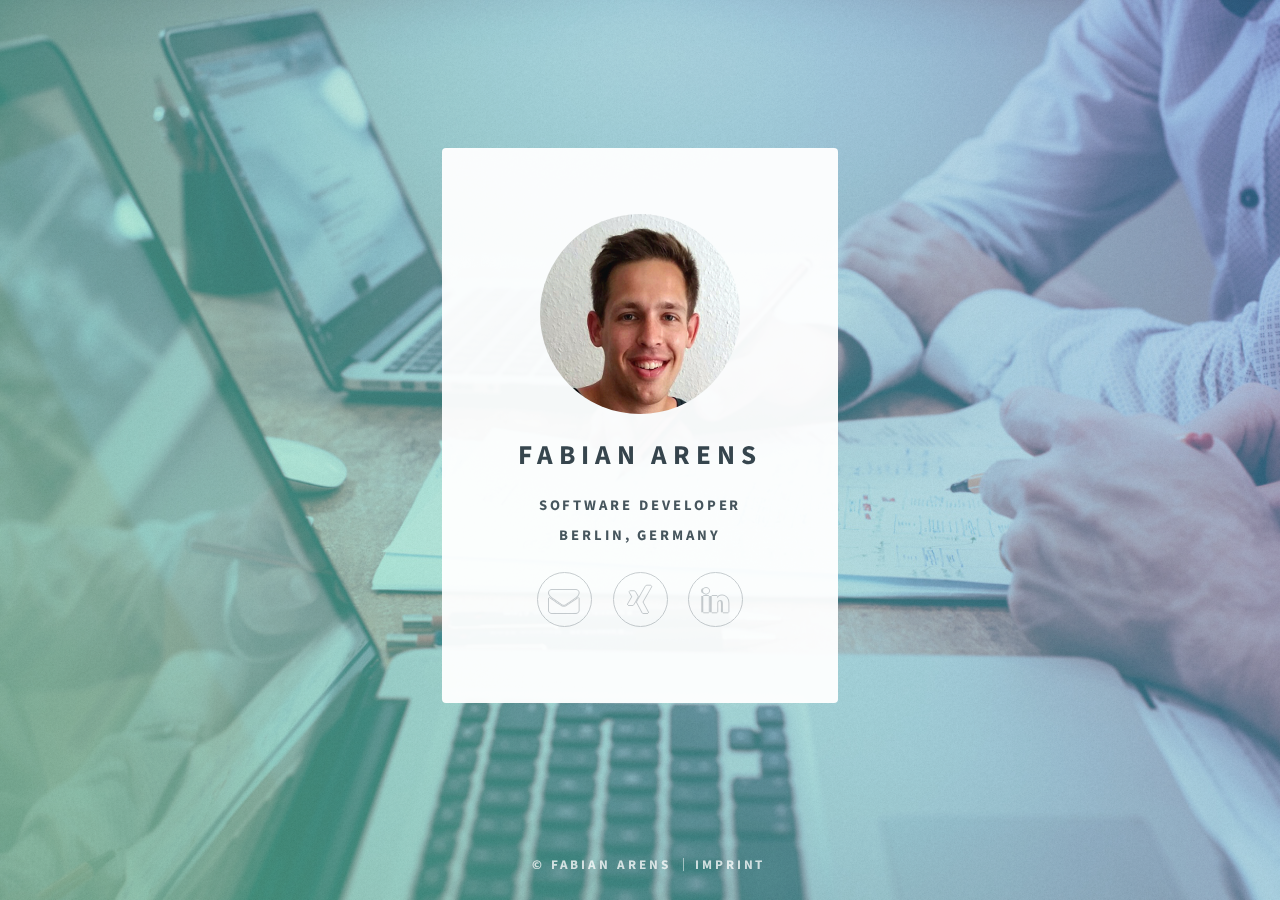
<file: index.html>
<!DOCTYPE HTML>
<!--
	Identity by HTML5 UP
	html5up.net | @ajlkn
	Free for personal and commercial use under the CCA 3.0 license (html5up.net/license)
-->
<html>
	<head>
		<title>Fabian Arens</title>
		<meta charset="utf-8" />
		<meta name="viewport" content="width=device-width, initial-scale=1" />
		<!--[if lte IE 8]><script src="assets/js/html5shiv.js"></script><![endif]-->
		<link rel="stylesheet" href="assets/css/main.css" />
		<link rel="stylesheet" href="assets/css/overrides.css" />
		<!--[if lte IE 9]><link rel="stylesheet" href="assets/css/ie9.css" /><![endif]-->
		<!--[if lte IE 8]><link rel="stylesheet" href="assets/css/ie8.css" /><![endif]-->
		<noscript><link rel="stylesheet" href="assets/css/noscript.css" /></noscript>

	</head>
	<body class="is-loading">

		<!-- Wrapper -->
			<div id="wrapper">

				<!-- Main -->
					<section id="main">
						<header>
							<span class="avatar"><img src="images/avatar.jpg" alt="" /></span>
							<h1>Fabian Arens</h1>
							<p>
								Software Developer<br>
								Berlin, Germany
							</p>
						</header>
						<!--
						<hr />
						<h2>Extra Stuff!</h2>
						<form method="post" action="#">
							<div class="field">
								<input type="text" name="name" id="name" placeholder="Name" />
							</div>
							<div class="field">
								<input type="email" name="email" id="email" placeholder="Email" />
							</div>
							<div class="field">
								<div class="select-wrapper">
									<select name="department" id="department">
										<option value="">Department</option>
										<option value="sales">Sales</option>
										<option value="tech">Tech Support</option>
										<option value="null">/dev/null</option>
									</select>
								</div>
							</div>
							<div class="field">
								<textarea name="message" id="message" placeholder="Message" rows="4"></textarea>
							</div>
							<div class="field">
								<input type="checkbox" id="human" name="human" /><label for="human">I'm a human</label>
							</div>
							<div class="field">
								<label>But are you a robot?</label>
								<input type="radio" id="robot_yes" name="robot" /><label for="robot_yes">Yes</label>
								<input type="radio" id="robot_no" name="robot" /><label for="robot_no">No</label>
							</div>
							<ul class="actions">
								<li><a href="#" class="button">Get Started</a></li>
							</ul>
						</form>
						<hr />
						-->
						<footer>
							<ul class="icons">
								<li><a title="Send me an email" href="mailto:mail@fabianarens.de" class="myfa-envelope">E-Mail</a></li>
								<li><a title="My Xing profile" href="https://www.xing.com/profile/Fabian_Arens" class="myfa-xing">Xing</a></li>
								<li><a title="My LinkedIn profile" href="https://www.linkedin.com/in/fabian-arens-9909596b" class="myfa-linkedin">LinkedIn</a></li>
							</ul>
						</footer>
					</section>

				<!-- Footer -->
					<footer id="footer">
						<ul class="copyright">
							<li>&copy; Fabian Arens</li>
							<li><a href="imprint.html">Imprint</a></li>
						</ul>
					</footer>

			</div>

		<!-- Scripts -->
			<!--[if lte IE 8]><script src="assets/js/respond.min.js"></script><![endif]-->
			<script>
				if ('addEventListener' in window) {
					window.addEventListener('load', function() { document.body.className = document.body.className.replace(/\bis-loading\b/, ''); });
					document.body.className += (navigator.userAgent.match(/(MSIE|rv:11\.0)/) ? ' is-ie' : '');
				}
			</script>

	</body>
</html>
</file>
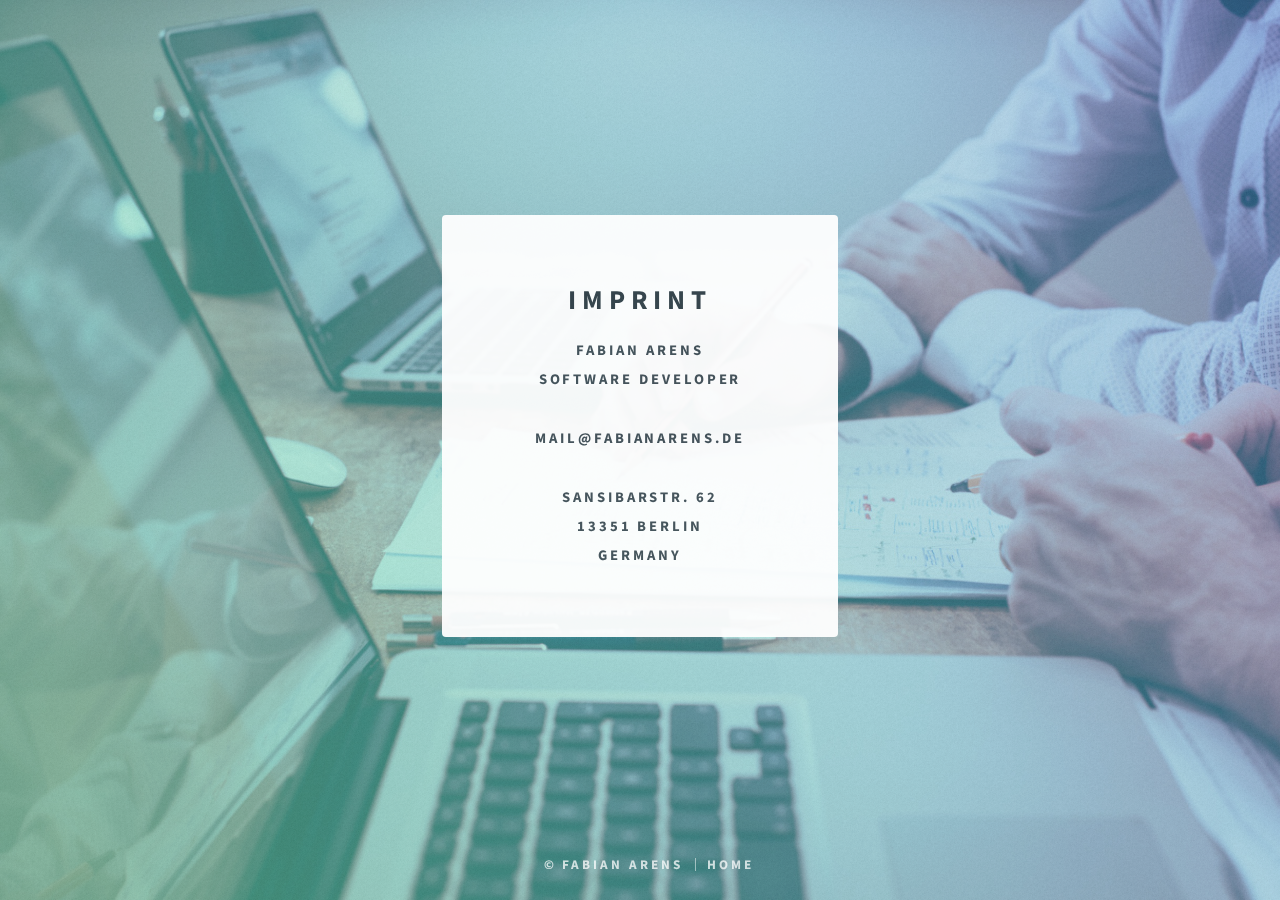
<file: imprint.html>
<!DOCTYPE HTML>
<!--
	Identity by HTML5 UP
	html5up.net | @ajlkn
	Free for personal and commercial use under the CCA 3.0 license (html5up.net/license)
-->
<html>
	<head>
		<title>Fabian Arens</title>
		<meta charset="utf-8" />
		<meta name="viewport" content="width=device-width, initial-scale=1" />
		<!--[if lte IE 8]><script src="assets/js/html5shiv.js"></script><![endif]-->
		<link rel="stylesheet" href="assets/css/main.css" />
		<!--[if lte IE 9]><link rel="stylesheet" href="assets/css/ie9.css" /><![endif]-->
		<!--[if lte IE 8]><link rel="stylesheet" href="assets/css/ie8.css" /><![endif]-->
		<noscript><link rel="stylesheet" href="assets/css/noscript.css" /></noscript>

	</head>
	<body class="is-loading">

		<!-- Wrapper -->
			<div id="wrapper">

				<!-- Main -->
					<section id="main">
						<h1>Imprint</h1>
						<p>
							Fabian Arens<br>
							Software Developer<br>
							<br>
							<a href="mailto:mail@fabianarens.de">mail@fabianarens.de</a><br>
							<br>
							Sansibarstr. 62<br>
							13351 Berlin<br>
							Germany
						</p>
					</section>

				<!-- Footer -->
					<footer id="footer">
						<ul class="copyright">
							<li>&copy; Fabian Arens</li>
							<li><a href="/">Home</a></li>
						</ul>
					</footer>

			</div>

		<!-- Scripts -->
			<!--[if lte IE 8]><script src="assets/js/respond.min.js"></script><![endif]-->
			<script>
				if ('addEventListener' in window) {
					window.addEventListener('load', function() { document.body.className = document.body.className.replace(/\bis-loading\b/, ''); });
					document.body.className += (navigator.userAgent.match(/(MSIE|rv:11\.0)/) ? ' is-ie' : '');
				}
			</script>

	</body>
</html>
</file>
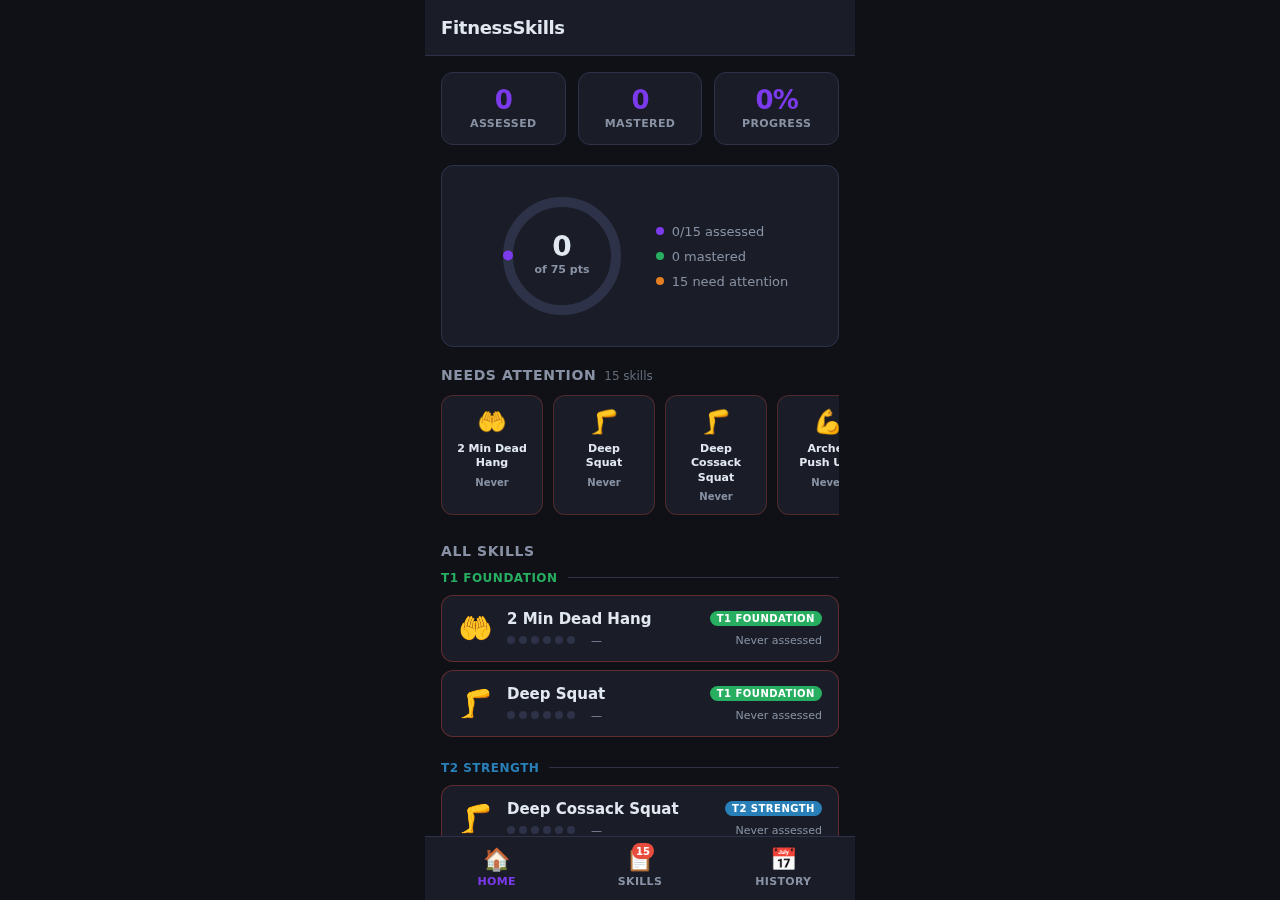
<file: calisthenics/app.html>
<!DOCTYPE html>
<html lang="en">
<head>
<meta charset="UTF-8">
<meta name="viewport" content="width=device-width, initial-scale=1.0, viewport-fit=cover">
<meta name="mobile-web-app-capable" content="yes">
<meta name="apple-mobile-web-app-capable" content="yes">
<meta name="apple-mobile-web-app-status-bar-style" content="black-translucent">
<title>FitnessSkills</title>
<style>
  /* ─── CSS Custom Properties ─────────────────────────────── */
  :root {
    --bg:        #0f1117;
    --surface:   #1a1d27;
    --surface2:  #232635;
    --border:    #2e3248;
    --text:      #e2e8f0;
    --muted:     #8892a4;
    --accent:    #7c3aed;
    --accent-dim: rgba(124,58,237,0.15);

    --t1: #27ae60;
    --t2: #2980b9;
    --t3: #e67e22;
    --t4: #8e44ad;
    --t5: #c0392b;

    --radius:    12px;
    --radius-sm: 8px;
    --transition: 0.28s cubic-bezier(0.4, 0, 0.2, 1);
    --nav-height: 64px;
    --header-height: 56px;
  }

  /* ─── Reset & Base ──────────────────────────────────────── */
  *, *::before, *::after { box-sizing: border-box; margin: 0; padding: 0; }

  html {
    height: 100%;
    overflow: hidden;
    -webkit-text-size-adjust: 100%;
  }

  body {
    font-family: system-ui, -apple-system, sans-serif;
    font-size: 16px;
    background: var(--bg);
    color: var(--text);
    height: 100%;
    overflow: hidden;
    -webkit-font-smoothing: antialiased;
    -moz-osx-font-smoothing: grayscale;
  }

  /* ─── App Shell ─────────────────────────────────────────── */
  #app {
    max-width: 430px;
    margin: 0 auto;
    height: 100%;
    position: relative;
    overflow: hidden;
    display: flex;
    flex-direction: column;
    background: var(--bg);
  }

  /* ─── Screens ───────────────────────────────────────────── */
  .screen {
    position: absolute;
    inset: 0;
    display: flex;
    flex-direction: column;
    transition: transform var(--transition), opacity var(--transition);
    will-change: transform;
    background: var(--bg);
  }

  .screen.hidden {
    pointer-events: none;
  }

  /* tabs screen */
  #screen-tabs {
    transform: translateX(0);
    opacity: 1;
  }
  #screen-tabs.slide-out {
    transform: translateX(-30%);
    opacity: 0;
  }

  /* detail screen */
  #screen-detail {
    transform: translateX(100%);
    opacity: 0;
  }
  #screen-detail.slide-in {
    transform: translateX(0);
    opacity: 1;
  }

  /* assess screen */
  #screen-assess {
    transform: translateX(100%);
    opacity: 0;
  }
  #screen-assess.slide-in {
    transform: translateX(0);
    opacity: 1;
  }

  /* ─── Headers ───────────────────────────────────────────── */
  .header {
    height: var(--header-height);
    display: flex;
    align-items: center;
    padding: 0 16px;
    gap: 12px;
    border-bottom: 1px solid var(--border);
    background: var(--surface);
    flex-shrink: 0;
    z-index: 10;
  }

  .header-title {
    font-size: 18px;
    font-weight: 700;
    letter-spacing: -0.3px;
    flex: 1;
  }

  .back-btn {
    width: 44px;
    height: 44px;
    display: flex;
    align-items: center;
    justify-content: center;
    background: var(--surface2);
    border: 1px solid var(--border);
    border-radius: 50%;
    cursor: pointer;
    font-size: 18px;
    transition: background 0.15s, transform 0.1s;
    flex-shrink: 0;
    -webkit-tap-highlight-color: transparent;
  }
  .back-btn:active { background: var(--border); transform: scale(0.93); }

  /* ─── Scrollable Content ────────────────────────────────── */
  .scroll-content {
    flex: 1;
    overflow-y: auto;
    overflow-x: hidden;
    -webkit-overflow-scrolling: touch;
    overscroll-behavior-y: contain;
  }

  .content-pad {
    padding: 16px;
    padding-bottom: calc(16px + var(--nav-height) + env(safe-area-inset-bottom));
  }

  .content-pad-detail {
    padding: 0 0 calc(80px + env(safe-area-inset-bottom));
  }

  /* ─── Bottom Nav ────────────────────────────────────────── */
  .bottom-nav {
    height: calc(var(--nav-height) + env(safe-area-inset-bottom));
    padding-bottom: env(safe-area-inset-bottom);
    display: flex;
    background: var(--surface);
    border-top: 1px solid var(--border);
    flex-shrink: 0;
  }

  .nav-item {
    flex: 1;
    display: flex;
    flex-direction: column;
    align-items: center;
    justify-content: center;
    gap: 4px;
    cursor: pointer;
    -webkit-tap-highlight-color: transparent;
    transition: color 0.15s;
    color: var(--muted);
    position: relative;
  }

  .nav-item.active { color: var(--accent); }

  .nav-icon {
    font-size: 22px;
    line-height: 1;
    transition: transform 0.15s;
  }
  .nav-item:active .nav-icon { transform: scale(0.88); }

  .nav-label {
    font-size: 11px;
    font-weight: 600;
    letter-spacing: 0.3px;
    text-transform: uppercase;
  }

  .nav-badge {
    position: absolute;
    top: 6px;
    right: calc(50% - 14px);
    background: #e74c3c;
    color: #fff;
    font-size: 10px;
    font-weight: 700;
    min-width: 16px;
    height: 16px;
    border-radius: 8px;
    display: flex;
    align-items: center;
    justify-content: center;
    padding: 0 4px;
  }

  /* ─── Tab Panels ────────────────────────────────────────── */
  .tab-panel { display: none; }
  .tab-panel.active { display: block; }

  /* ─── Stats Bar ─────────────────────────────────────────── */
  .stats-bar {
    display: flex;
    gap: 12px;
    margin-bottom: 20px;
  }

  .stat-card {
    flex: 1;
    background: var(--surface);
    border: 1px solid var(--border);
    border-radius: var(--radius);
    padding: 14px 12px;
    text-align: center;
  }

  .stat-value {
    font-size: 26px;
    font-weight: 800;
    letter-spacing: -1px;
    color: var(--accent);
    line-height: 1;
  }

  .stat-label {
    font-size: 11px;
    color: var(--muted);
    margin-top: 4px;
    font-weight: 600;
    text-transform: uppercase;
    letter-spacing: 0.4px;
  }

  /* ─── Progress Ring ─────────────────────────────────────── */
  .progress-ring-wrap {
    display: flex;
    align-items: center;
    justify-content: center;
    gap: 24px;
    background: var(--surface);
    border: 1px solid var(--border);
    border-radius: var(--radius);
    padding: 20px;
    margin-bottom: 20px;
  }

  .ring-labels {
    display: flex;
    flex-direction: column;
    gap: 10px;
  }

  .ring-label-row {
    display: flex;
    align-items: center;
    gap: 8px;
    font-size: 13px;
    color: var(--muted);
  }

  .ring-dot {
    width: 8px;
    height: 8px;
    border-radius: 50%;
    flex-shrink: 0;
  }

  .ring-center-text {
    font-size: 28px;
    font-weight: 800;
    fill: var(--text);
    dominant-baseline: middle;
    text-anchor: middle;
  }

  .ring-center-sub {
    font-size: 11px;
    fill: var(--muted);
    dominant-baseline: middle;
    text-anchor: middle;
    font-weight: 600;
  }

  /* ─── Section Headers ───────────────────────────────────── */
  .section-header {
    display: flex;
    align-items: baseline;
    gap: 8px;
    margin-bottom: 12px;
    margin-top: 4px;
  }

  .section-title {
    font-size: 14px;
    font-weight: 700;
    text-transform: uppercase;
    letter-spacing: 0.6px;
    color: var(--muted);
  }

  .section-count {
    font-size: 12px;
    color: var(--muted);
    opacity: 0.7;
  }

  /* ─── Attention Chips ───────────────────────────────────── */
  .attention-scroll {
    overflow-x: auto;
    -webkit-overflow-scrolling: touch;
    padding-bottom: 8px;
    margin-bottom: 20px;
    scrollbar-width: none;
  }
  .attention-scroll::-webkit-scrollbar { display: none; }

  .attention-row {
    display: flex;
    gap: 10px;
    width: max-content;
  }

  .attention-chip {
    display: flex;
    flex-direction: column;
    align-items: center;
    gap: 6px;
    background: var(--surface);
    border: 1px solid var(--border);
    border-radius: var(--radius);
    padding: 12px 14px;
    cursor: pointer;
    -webkit-tap-highlight-color: transparent;
    transition: background 0.15s, transform 0.1s;
    min-width: 88px;
  }

  .attention-chip:active { background: var(--surface2); transform: scale(0.96); }

  .attention-chip.overdue { border-color: #e74c3c44; }

  .chip-icon { font-size: 24px; }
  .chip-name {
    font-size: 11px;
    font-weight: 600;
    text-align: center;
    color: var(--text);
    line-height: 1.3;
    max-width: 72px;
  }
  .chip-days {
    font-size: 10px;
    color: #e74c3c;
    font-weight: 700;
  }
  .chip-days.never { color: var(--muted); }

  .all-good {
    background: rgba(39,174,96,0.1);
    border: 1px solid rgba(39,174,96,0.3);
    border-radius: var(--radius);
    padding: 16px;
    text-align: center;
    color: var(--t1);
    font-size: 14px;
    font-weight: 600;
    margin-bottom: 20px;
  }

  /* ─── Tier Groups ───────────────────────────────────────── */
  .tier-group { margin-bottom: 24px; }

  .tier-group-header {
    display: flex;
    align-items: center;
    gap: 10px;
    margin-bottom: 10px;
  }

  .tier-divider {
    flex: 1;
    height: 1px;
    background: var(--border);
  }

  /* ─── Skill Cards ───────────────────────────────────────── */
  .skill-card {
    background: var(--surface);
    border: 1px solid var(--border);
    border-radius: var(--radius);
    padding: 14px 16px;
    display: flex;
    align-items: center;
    gap: 14px;
    cursor: pointer;
    -webkit-tap-highlight-color: transparent;
    transition: background 0.15s, transform 0.1s, border-color 0.15s;
    margin-bottom: 8px;
  }

  .skill-card:active { background: var(--surface2); transform: scale(0.985); }

  .skill-card.needs-attention { border-color: rgba(231,76,60,0.35); }

  .skill-icon { font-size: 28px; flex-shrink: 0; }

  .skill-card-body { flex: 1; min-width: 0; }

  .skill-card-top {
    display: flex;
    align-items: center;
    gap: 8px;
    margin-bottom: 6px;
  }

  .skill-name {
    font-size: 15px;
    font-weight: 700;
    white-space: nowrap;
    overflow: hidden;
    text-overflow: ellipsis;
    flex: 1;
  }

  .skill-card-bottom {
    display: flex;
    align-items: center;
    gap: 10px;
  }

  .level-dots {
    display: flex;
    gap: 4px;
    align-items: center;
  }

  .dot {
    width: 8px;
    height: 8px;
    border-radius: 50%;
    background: var(--border);
    transition: background 0.2s;
  }

  .dot.filled { background: var(--t1); }
  .dot.current {
    box-shadow: 0 0 0 2px var(--bg), 0 0 0 3px var(--t1);
  }

  .days-ago {
    font-size: 11px;
    color: var(--muted);
    margin-left: auto;
    flex-shrink: 0;
  }

  .days-ago.overdue { color: #e74c3c; font-weight: 600; }

  /* ─── Tier Badge ────────────────────────────────────────── */
  .tier-badge {
    font-size: 10px;
    font-weight: 800;
    letter-spacing: 0.5px;
    text-transform: uppercase;
    padding: 2px 7px;
    border-radius: 20px;
    color: #fff;
    flex-shrink: 0;
  }

  /* ─── Filter Pills ──────────────────────────────────────── */
  .filter-row {
    display: flex;
    gap: 8px;
    margin-bottom: 16px;
    overflow-x: auto;
    scrollbar-width: none;
    padding-bottom: 2px;
  }
  .filter-row::-webkit-scrollbar { display: none; }

  .filter-pill {
    padding: 7px 16px;
    border-radius: 20px;
    background: var(--surface);
    border: 1px solid var(--border);
    color: var(--muted);
    font-size: 13px;
    font-weight: 600;
    cursor: pointer;
    -webkit-tap-highlight-color: transparent;
    transition: background 0.15s, color 0.15s, border-color 0.15s;
    white-space: nowrap;
    flex-shrink: 0;
  }

  .filter-pill.active {
    background: var(--accent);
    border-color: var(--accent);
    color: #fff;
  }

  .filter-pill:active { opacity: 0.8; }

  /* ─── History Tab ───────────────────────────────────────── */
  .history-date-group { margin-bottom: 20px; }

  .history-date-sep {
    font-size: 12px;
    font-weight: 700;
    color: var(--muted);
    text-transform: uppercase;
    letter-spacing: 0.5px;
    margin-bottom: 8px;
    padding-left: 2px;
  }

  .history-entry {
    background: var(--surface);
    border: 1px solid var(--border);
    border-radius: var(--radius-sm);
    padding: 12px 14px;
    display: flex;
    align-items: center;
    gap: 12px;
    margin-bottom: 6px;
  }

  .history-icon { font-size: 22px; flex-shrink: 0; }

  .history-body { flex: 1; min-width: 0; }

  .history-skill-name {
    font-size: 14px;
    font-weight: 600;
    margin-bottom: 2px;
  }

  .history-note {
    font-size: 12px;
    color: var(--muted);
    white-space: nowrap;
    overflow: hidden;
    text-overflow: ellipsis;
  }

  .level-badge {
    font-size: 12px;
    font-weight: 700;
    padding: 3px 8px;
    border-radius: 6px;
    background: var(--surface2);
    border: 1px solid var(--border);
    color: var(--text);
    flex-shrink: 0;
  }

  .empty-state {
    text-align: center;
    color: var(--muted);
    padding: 60px 20px;
  }
  .empty-state .empty-icon { font-size: 48px; margin-bottom: 12px; }
  .empty-state p { font-size: 15px; line-height: 1.5; }

  /* ─── Detail Screen ─────────────────────────────────────── */
  .detail-hero {
    padding: 24px 16px 20px;
    display: flex;
    flex-direction: column;
    align-items: flex-start;
    gap: 8px;
    position: relative;
    overflow: hidden;
  }

  .detail-hero::before {
    content: '';
    position: absolute;
    inset: 0;
    opacity: 0.12;
  }

  .detail-hero-top {
    display: flex;
    align-items: center;
    gap: 10px;
    position: relative;
    z-index: 1;
  }

  .detail-icon { font-size: 36px; }

  .detail-hero-labels { display: flex; flex-direction: column; gap: 4px; }

  .detail-skill-name {
    font-size: 22px;
    font-weight: 800;
    letter-spacing: -0.5px;
    position: relative;
    z-index: 1;
  }

  .detail-track {
    font-size: 12px;
    color: var(--muted);
    font-weight: 600;
    text-transform: uppercase;
    letter-spacing: 0.5px;
  }

  .tip-box {
    background: var(--surface2);
    border: 1px solid var(--border);
    border-radius: var(--radius);
    padding: 12px 14px;
    display: flex;
    gap: 10px;
    align-items: flex-start;
    margin: 0 16px;
  }

  .tip-icon { font-size: 16px; flex-shrink: 0; margin-top: 1px; }

  .tip-text {
    font-size: 13px;
    color: var(--muted);
    line-height: 1.55;
  }

  .detail-stats-row {
    display: flex;
    gap: 10px;
    padding: 16px 16px 0;
  }

  .detail-stat {
    flex: 1;
    background: var(--surface);
    border: 1px solid var(--border);
    border-radius: var(--radius-sm);
    padding: 12px;
    text-align: center;
  }

  .detail-stat-value {
    font-size: 20px;
    font-weight: 800;
    color: var(--accent);
    line-height: 1;
  }

  .detail-stat-label {
    font-size: 11px;
    color: var(--muted);
    margin-top: 4px;
    font-weight: 600;
  }

  /* ─── Sparkline ─────────────────────────────────────────── */
  .sparkline-wrap {
    margin: 16px 16px 0;
    background: var(--surface);
    border: 1px solid var(--border);
    border-radius: var(--radius);
    padding: 14px 16px 10px;
  }

  .sparkline-title {
    font-size: 11px;
    font-weight: 700;
    color: var(--muted);
    text-transform: uppercase;
    letter-spacing: 0.5px;
    margin-bottom: 10px;
  }

  .sparkline-empty {
    font-size: 12px;
    color: var(--muted);
    text-align: center;
    padding: 16px 0;
  }

  /* ─── Ladder ────────────────────────────────────────────── */
  .ladder-section {
    padding: 16px;
  }

  .ladder-section-title {
    font-size: 12px;
    font-weight: 700;
    color: var(--muted);
    text-transform: uppercase;
    letter-spacing: 0.6px;
    margin-bottom: 12px;
  }

  .ladder-item {
    display: flex;
    gap: 12px;
    align-items: flex-start;
    margin-bottom: 8px;
    border-radius: var(--radius-sm);
    padding: 12px;
    border: 1px solid transparent;
    transition: all 0.2s;
  }

  .ladder-item.achieved {
    background: rgba(39,174,96,0.07);
    border-color: rgba(39,174,96,0.2);
  }

  .ladder-item.current-level {
    background: rgba(39,174,96,0.12);
    border-color: rgba(39,174,96,0.45);
    box-shadow: 0 0 0 1px rgba(39,174,96,0.2);
  }

  .ladder-item.future {
    opacity: 0.5;
  }

  .ladder-num {
    width: 26px;
    height: 26px;
    border-radius: 50%;
    display: flex;
    align-items: center;
    justify-content: center;
    font-size: 12px;
    font-weight: 800;
    flex-shrink: 0;
    background: var(--surface2);
    color: var(--muted);
    border: 1px solid var(--border);
  }

  .ladder-item.achieved .ladder-num,
  .ladder-item.current-level .ladder-num {
    background: var(--t1);
    color: #fff;
    border-color: var(--t1);
  }

  .ladder-body { flex: 1; }

  .ladder-name {
    font-size: 14px;
    font-weight: 700;
    color: var(--text);
    margin-bottom: 3px;
  }

  .ladder-item.future .ladder-name { color: var(--muted); }

  .ladder-criteria {
    font-size: 12px;
    color: var(--muted);
    line-height: 1.4;
  }

  .current-marker {
    font-size: 10px;
    font-weight: 700;
    color: var(--t1);
    text-transform: uppercase;
    letter-spacing: 0.5px;
    margin-top: 4px;
  }

  /* ─── History in Detail ─────────────────────────────────── */
  .detail-history {
    padding: 0 16px 16px;
  }

  .detail-history-title {
    font-size: 12px;
    font-weight: 700;
    color: var(--muted);
    text-transform: uppercase;
    letter-spacing: 0.6px;
    margin-bottom: 10px;
  }

  .mini-history-item {
    display: flex;
    align-items: center;
    gap: 10px;
    padding: 9px 12px;
    background: var(--surface);
    border: 1px solid var(--border);
    border-radius: var(--radius-sm);
    margin-bottom: 6px;
  }

  .mini-hist-date {
    font-size: 12px;
    color: var(--muted);
    flex: 1;
  }

  .mini-hist-note {
    font-size: 12px;
    color: var(--muted);
    flex: 2;
    white-space: nowrap;
    overflow: hidden;
    text-overflow: ellipsis;
    text-align: right;
  }

  /* ─── Sticky Assess Button ──────────────────────────────── */
  .sticky-assess {
    position: absolute;
    bottom: 0;
    left: 0;
    right: 0;
    padding: 12px 16px;
    padding-bottom: calc(12px + env(safe-area-inset-bottom));
    background: linear-gradient(transparent, var(--bg) 20%);
  }

  .btn-primary {
    display: block;
    width: 100%;
    padding: 16px;
    background: var(--accent);
    color: #fff;
    font-size: 16px;
    font-weight: 700;
    text-align: center;
    border: none;
    border-radius: var(--radius);
    cursor: pointer;
    -webkit-tap-highlight-color: transparent;
    transition: background 0.15s, transform 0.1s, opacity 0.15s;
    letter-spacing: -0.2px;
  }

  .btn-primary:active { background: #6d28d9; transform: scale(0.98); }

  .btn-primary:disabled {
    opacity: 0.4;
    cursor: not-allowed;
    transform: none;
  }

  /* ─── Assess Screen ─────────────────────────────────────── */
  .assess-header-info {
    padding: 16px;
    padding-bottom: 0;
  }

  .assess-skill-title {
    font-size: 18px;
    font-weight: 800;
    margin-bottom: 4px;
  }

  .assess-subtitle {
    font-size: 13px;
    color: var(--muted);
    line-height: 1.5;
    margin-bottom: 16px;
  }

  .assess-levels {
    padding: 0 16px;
  }

  .assess-level-item {
    display: flex;
    gap: 12px;
    align-items: flex-start;
    padding: 14px;
    border-radius: var(--radius);
    border: 2px solid var(--border);
    margin-bottom: 8px;
    cursor: pointer;
    -webkit-tap-highlight-color: transparent;
    transition: all 0.2s;
    background: var(--surface);
  }

  .assess-level-item:active { transform: scale(0.98); }

  .assess-level-item.selected {
    border-color: var(--accent);
    background: var(--accent-dim);
  }

  .assess-level-item.below-selected {
    border-color: rgba(39,174,96,0.35);
    background: rgba(39,174,96,0.06);
  }

  .assess-level-num {
    width: 30px;
    height: 30px;
    border-radius: 50%;
    display: flex;
    align-items: center;
    justify-content: center;
    font-size: 13px;
    font-weight: 800;
    flex-shrink: 0;
    background: var(--surface2);
    color: var(--muted);
    border: 2px solid var(--border);
    transition: all 0.2s;
  }

  .assess-level-item.selected .assess-level-num {
    background: var(--accent);
    color: #fff;
    border-color: var(--accent);
  }

  .assess-level-item.below-selected .assess-level-num {
    background: var(--t1);
    color: #fff;
    border-color: var(--t1);
  }

  .assess-level-body { flex: 1; }

  .assess-level-name {
    font-size: 14px;
    font-weight: 700;
    color: var(--text);
    margin-bottom: 3px;
    transition: color 0.2s;
  }

  .assess-level-criteria {
    font-size: 12px;
    color: var(--muted);
    line-height: 1.45;
  }

  .note-section {
    padding: 16px;
    padding-top: 8px;
  }

  .note-label {
    font-size: 12px;
    font-weight: 600;
    color: var(--muted);
    text-transform: uppercase;
    letter-spacing: 0.5px;
    margin-bottom: 8px;
  }

  .note-input {
    width: 100%;
    background: var(--surface);
    border: 1px solid var(--border);
    border-radius: var(--radius-sm);
    color: var(--text);
    font-size: 16px;
    font-family: inherit;
    padding: 12px 14px;
    transition: border-color 0.15s;
    outline: none;
    resize: none;
  }

  .note-input:focus { border-color: var(--accent); }
  .note-input::placeholder { color: var(--muted); }

  .save-section {
    padding: 12px 16px;
    padding-bottom: calc(12px + env(safe-area-inset-bottom));
  }

  /* ─── Scroll to top helper ──────────────────────────────── */
  .scroll-content::-webkit-scrollbar { width: 0; }
</style>
</head>
<body>
<div id="app">

  <!-- ══════════════════════════════════════════════════════════
       TABS SCREEN
  ══════════════════════════════════════════════════════════ -->
  <div class="screen" id="screen-tabs">
    <div class="header">
      <div class="header-title" id="tab-title">FitnessSkills</div>
    </div>

    <div class="scroll-content">
      <!-- HOME TAB -->
      <div class="tab-panel content-pad" id="panel-home"></div>

      <!-- SKILLS TAB -->
      <div class="tab-panel content-pad" id="panel-skills"></div>

      <!-- HISTORY TAB -->
      <div class="tab-panel content-pad" id="panel-history"></div>
    </div>

    <nav class="bottom-nav">
      <div class="nav-item active" data-tab="home" onclick="switchTab('home')">
        <div class="nav-icon">🏠</div>
        <div class="nav-label">Home</div>
      </div>
      <div class="nav-item" data-tab="skills" onclick="switchTab('skills')">
        <div class="nav-icon">📋</div>
        <div class="nav-label">Skills</div>
        <div class="nav-badge" id="attention-badge" style="display:none"></div>
      </div>
      <div class="nav-item" data-tab="history" onclick="switchTab('history')">
        <div class="nav-icon">📅</div>
        <div class="nav-label">History</div>
      </div>
    </nav>
  </div>

  <!-- ══════════════════════════════════════════════════════════
       DETAIL SCREEN
  ══════════════════════════════════════════════════════════ -->
  <div class="screen hidden" id="screen-detail">
    <div class="header">
      <button class="back-btn" onclick="goBack()">←</button>
      <div class="header-title" id="detail-header-title"></div>
    </div>
    <div class="scroll-content">
      <div id="detail-content" class="content-pad-detail"></div>
    </div>
    <div class="sticky-assess">
      <button class="btn-primary" onclick="openAssess()">Assess Now</button>
    </div>
  </div>

  <!-- ══════════════════════════════════════════════════════════
       ASSESS SCREEN
  ══════════════════════════════════════════════════════════ -->
  <div class="screen hidden" id="screen-assess">
    <div class="header">
      <button class="back-btn" onclick="goBackFromAssess()">←</button>
      <div class="header-title">Assessment</div>
    </div>
    <div class="scroll-content">
      <div id="assess-content"></div>
    </div>
  </div>

</div>

<script>
'use strict';

/* ════════════════════════════════════════════════════════════
   SKILLS DATA
════════════════════════════════════════════════════════════ */
const SKILLS = [
  {
    id: 'dead_hang', name: '2 Min Dead Hang', tier: 1, track: 'pull', icon: '🤲',
    tip: "Pack the shoulders — don't hang passively on joints. Actively depress and retract.",
    levels: [
      { name: 'Cannot hang 10 seconds', criteria: 'Arms give out in under 10 seconds' },
      { name: 'Passive hang 10–30 sec', criteria: 'Can maintain passive hang for up to 30 seconds' },
      { name: 'Hang 30–60 sec', criteria: 'Scapular depression, hold 30–60 seconds' },
      { name: 'Active hang 60–90 sec', criteria: 'Shoulders packed, 60–90 second hold' },
      { name: 'Active hang 90–120 sec', criteria: 'Approaching 2 minutes with active shoulder position' },
      { name: '2 Min Active Dead Hang ✓', criteria: 'Full 2 minutes, shoulders packed throughout' },
    ]
  },
  {
    id: 'deep_squat', name: 'Deep Squat', tier: 1, track: 'leg', icon: '🦵',
    tip: 'Spend 10 min/day in a deep squat. Ankle mobility is usually the limiter.',
    levels: [
      { name: 'Heels lift immediately', criteria: 'Cannot descend without heels lifting off floor' },
      { name: 'Squat with 5cm heel elevation', criteria: 'Reaches depth only with significant heel raise' },
      { name: 'Squat with 2cm heel elevation', criteria: 'Near-flat heel, full depth with slight support' },
      { name: 'Assisted deep squat', criteria: 'Full depth, heels flat, holding support (pole/TRX)' },
      { name: 'Free deep squat, 30 sec hold', criteria: 'Unsupported, heels flat, holds 30 seconds' },
      { name: 'Free Deep Squat, 2 min hold ✓', criteria: 'Comfortable 2-minute hold, heels flat, no support' },
    ]
  },
  {
    id: 'cossack_squat', name: 'Deep Cossack Squat', tier: 2, track: 'leg', icon: '🦵',
    tip: 'Keep the working foot flat. Extended leg toes point up. Volume near end range.',
    levels: [
      { name: 'Cannot shift laterally', criteria: 'Hip/ankle mobility prevents lateral weight shift' },
      { name: 'Shallow lateral squat', criteria: 'Can shift to sides in wide stance, limited depth' },
      { name: 'Cossack with elevated heel', criteria: 'Full depth reached with heel on plate' },
      { name: 'Assisted Cossack, full depth', criteria: 'Holding support, deep Cossack each side' },
      { name: 'Bodyweight Cossack, partial depth', criteria: 'Unsupported, good depth but not maximum' },
      { name: 'Full Cossack Squat, 5×5 each side ✓', criteria: 'Full depth, flat foot, controlled, both sides' },
    ]
  },
  {
    id: 'archer_push', name: 'Archer Push Ups', tier: 2, track: 'push', icon: '💪',
    tip: 'Use push-up handles or fists if wrists ache. Wrist extensor strength takes months.',
    levels: [
      { name: 'Fewer than 10 push ups', criteria: 'Regular push up max is under 10 reps' },
      { name: '10+ regular push ups', criteria: 'Can perform 10 strict push ups' },
      { name: 'Wide push ups, 10+ reps', criteria: 'Hands much wider than shoulders, 10 reps' },
      { name: 'Archer push ups on knees', criteria: 'One arm bent, one extended, knees on floor' },
      { name: 'Archer push up negatives', criteria: '5-second lowering phase each side' },
      { name: 'Full Archer Push Ups, 3×8 each side ✓', criteria: 'Complete rep with full ROM, each arm' },
    ]
  },
  {
    id: 'archer_pull', name: 'Archer Pull Ups', tier: 2, track: 'pull', icon: '🏋️',
    tip: 'Think "elbow to hip" not "chin to bar" — the lat drives it, not the bicep.',
    levels: [
      { name: 'Fewer than 5 strict pull ups', criteria: 'Cannot do 5 consecutive strict pull ups' },
      { name: '5–10 strict pull ups', criteria: 'Can do 5–10 full range pull ups' },
      { name: 'Wide-grip pull ups, 10+ reps', criteria: 'Overhand wide grip, 10+ reps' },
      { name: 'Uneven pull ups (towel grip)', criteria: 'One hand on bar, one on draped towel' },
      { name: 'Archer pull up negatives', criteria: '5s controlled descent each side' },
      { name: 'Archer Pull Ups, 3×5 each side ✓', criteria: 'Full archer pull up, both sides' },
    ]
  },
  {
    id: 'l_sit', name: 'L-Sit on Parallettes', tier: 3, track: 'core', icon: '⚡',
    tip: 'Add hanging leg raises and seated leg lifts — hip flexor strength is the limiter.',
    levels: [
      { name: 'Cannot lift off in tuck', criteria: 'Cannot lift bodyweight even in tucked position' },
      { name: 'Tuck L-sit, 3–5 seconds', criteria: 'Knees to chest, body elevated for 3–5 seconds' },
      { name: 'Tuck L-sit, 10 seconds', criteria: 'Stable tuck hold for 10 seconds' },
      { name: 'One-leg extended, 5 seconds', criteria: 'One leg straight, one tucked, 5 seconds' },
      { name: 'L-sit, heels dragging, 5 sec', criteria: 'Both legs extended but heels brush ground' },
      { name: 'Full L-Sit, 3×15 seconds ✓', criteria: 'Both legs fully horizontal, clean holds' },
    ]
  },
  {
    id: 'pistol_squat', name: 'Pistol Squat', tier: 3, track: 'leg', icon: '🦵',
    tip: 'Work Jefferson curls and RDL stretches for hamstring flexibility.',
    levels: [
      { name: 'Cannot balance on one leg', criteria: 'Balance too poor to begin single-leg work' },
      { name: 'Assisted pistol, full depth', criteria: 'Holding TRX/ring, reaching full depth' },
      { name: 'Box pistol (high box)', criteria: 'Unassisted single-leg squat to a high box' },
      { name: 'Box pistol (low box)', criteria: 'Single-leg squat to a low box, free' },
      { name: 'Heel-elevated pistol, free', criteria: 'Full range, plate under heel, unsupported' },
      { name: 'Full Pistol Squat, 5×3 each side ✓', criteria: 'Ground-level, flat heel, both sides' },
    ]
  },
  {
    id: 'muscle_up', name: 'Muscle Up', tier: 3, track: 'pull', icon: '🏋️',
    tip: 'Practice false grip on hangs — the wrist-over-bar position must feel natural before you try the transition.',
    levels: [
      { name: 'Fewer than 10 strict pull ups', criteria: 'Pull up base strength insufficient' },
      { name: 'High pull ups (bar to chest)', criteria: '10+ pull ups, bar reaches chest level' },
      { name: 'High pull ups (bar to navel)', criteria: 'Bar reaches navel on each pull up' },
      { name: 'Jumping muscle up (slow lower)', criteria: 'Jump to get above bar, slow controlled descent' },
      { name: 'Banded or kipping muscle up', criteria: 'Band-assisted or kipping, clean above-bar position' },
      { name: 'Strict Muscle Up, 3 reps ✓', criteria: 'No swing, pure strength, 3 consecutive reps' },
    ]
  },
  {
    id: 'dragon_flag', name: 'Bent Knee Dragon Flag', tier: 3, track: 'core', icon: '⚡',
    tip: 'Tucked perfect > extended with hip sag. Quality over range always.',
    levels: [
      { name: 'Cannot hold hollow body 20 sec', criteria: 'Core too weak for basic hollow body hold' },
      { name: 'Hollow body hold, 30 seconds', criteria: 'Clean hollow body on floor, no sag' },
      { name: 'Dragon flag negative (tuck)', criteria: 'Start above bench, lower slowly in tuck' },
      { name: 'Bent knee flag hold, 3–5 sec', criteria: 'Hold lowered bent-knee position 3–5 seconds' },
      { name: 'Bent knee flag, 5s negative', criteria: '5-second controlled descent, bent knees' },
      { name: 'Bent Knee Dragon Flag, 3×5 reps ✓', criteria: 'Controlled reps, no hip sag, bent knees' },
    ]
  },
  {
    id: 'handstand_walk', name: 'Handstand Walk', tier: 3, track: 'push', icon: '🤸',
    tip: 'Balance lives in the fingers. Train fingertip push-ups and wrist flexibility daily.',
    levels: [
      { name: 'Cannot hold wall handstand 20s', criteria: 'Shoulder stability insufficient' },
      { name: 'Back-to-wall handstand, 30+ sec', criteria: 'Back faces wall, stable hold' },
      { name: 'Chest-to-wall handstand, 20+ sec', criteria: 'Chest faces wall (upright), stable hold' },
      { name: 'Freestanding kick-up attempts', criteria: 'Attempting to find balance away from wall' },
      { name: 'Freestanding handstand, 10–20 sec', criteria: 'Consistent 10-second balance holds' },
      { name: 'Handstand Walk, 5+ steps ✓', criteria: 'Controlled forward movement in handstand' },
    ]
  },
  {
    id: 'hspu', name: 'Handstand Push Ups', tier: 4, track: 'push', icon: '🤸',
    tip: 'Touch floor slightly in front of hands — safe alignment for the cervical spine.',
    levels: [
      { name: 'Cannot do pike push ups', criteria: 'Pressing strength insufficient for pike' },
      { name: 'Pike push ups, 10 reps', criteria: 'Feet on floor, hips high, 10 clean reps' },
      { name: 'Elevated pike push ups', criteria: 'Feet on box, more weight on shoulders' },
      { name: 'Wall HSPU negatives', criteria: 'Kick to wall, controlled 3s lowering to head' },
      { name: 'Wall HSPU, partial range', criteria: 'Head 5cm off floor, partial rep against wall' },
      { name: 'Full Wall HSPU, 5+ reps ✓', criteria: 'Head to floor and back, against wall, 5 reps' },
    ]
  },
  {
    id: 'human_flag', name: 'Human Flag', tier: 4, track: 'core', icon: '⚡',
    tip: 'Top arm pushes ceiling, bottom arm pulls floor. Push the top arm harder.',
    levels: [
      { name: 'Cannot hold tuck position', criteria: 'Lateral shoulder strength insufficient' },
      { name: 'Tuck human flag, 3 seconds', criteria: 'Knees to chest, body off pole, 3s hold' },
      { name: 'Tuck human flag, 8+ seconds', criteria: 'Stable tuck hold for 8+ seconds' },
      { name: 'One-leg extended, 3 seconds', criteria: 'One leg out, one tucked, 3 second hold' },
      { name: 'Straddle human flag, 3 seconds', criteria: 'Both legs wide (reduced lever), 3 seconds' },
      { name: 'Full Human Flag, 5+ seconds ✓', criteria: 'Legs together, body horizontal, 5 seconds' },
    ]
  },
  {
    id: 'backflip', name: 'Backflip', tier: 4, track: 'leg', icon: '🌀',
    tip: 'Jump UP first, not backward. Most failed flips are under-rotated due to jumping back.',
    levels: [
      { name: 'Uncomfortable with back rolls', criteria: 'Fear or unfamiliarity with backward rotation' },
      { name: 'Back rolls + bridge hold 30s', criteria: 'Comfortable back rolls, 30s bridge hold' },
      { name: 'Back tuck on trampoline', criteria: 'Clean back tuck on trampoline' },
      { name: 'Spotted backflip', criteria: 'Backflip with coach/spotter assisting' },
      { name: 'Backflip on crash mat', criteria: 'Solo backflip onto foam pit or thick crash mat' },
      { name: 'Standing Backflip on flat ground ✓', criteria: 'Clean backflip on flat surface, consistent' },
    ]
  },
  {
    id: 'muscle_up_hs', name: 'Muscle Up → Handstand', tier: 5, track: 'pull', icon: '🏆',
    tip: 'Practice the wrist rotation (thumbs-forward → thumbs-back) in isolation first.',
    levels: [
      { name: 'No strict muscle up yet', criteria: 'Muscle up not yet achieved' },
      { name: 'Muscle up + support hold', criteria: 'Muscle up done, comfortable above-bar hold' },
      { name: 'Forward lean, weight shifts', criteria: 'From support: weight shifts to wrists' },
      { name: 'Spotted press to bar handstand', criteria: 'With spotter, presses to handstand on bar' },
      { name: 'Low bar handstand kick-up', criteria: 'Unassisted kick-up to handstand on low bar' },
      { name: 'Muscle Up to Handstand (full height) ✓', criteria: 'Full height bar, muscle up into handstand' },
    ]
  },
  {
    id: 'l_sit_press', name: 'L-Sit Press to Handstand', tier: 5, track: 'core', icon: '🏆',
    tip: 'Compression flexibility is the biggest limiter — daily pancake stretches and pike holds.',
    levels: [
      { name: 'No solid L-sit yet', criteria: 'L-sit base not yet achieved' },
      { name: 'Tuck planche lean', criteria: 'From tuck, weight shifts forward above wrists, 5s' },
      { name: 'Tuck press to handstand', criteria: 'Press to handstand from tucked position' },
      { name: 'Straddle press negative', criteria: 'From handstand, lower slowly to straddle L-sit' },
      { name: 'Straddle press to handstand', criteria: 'Press from straddle L-sit to handstand' },
      { name: 'L-Sit Pike Press to Handstand ✓', criteria: 'From full L-sit (legs together), press to handstand' },
    ]
  },
];

/* ════════════════════════════════════════════════════════════
   CONSTANTS & HELPERS
════════════════════════════════════════════════════════════ */
const TIER_COLORS = { 1: '#27ae60', 2: '#2980b9', 3: '#e67e22', 4: '#8e44ad', 5: '#c0392b' };
const TIER_NAMES  = { 1: 'T1 Foundation', 2: 'T2 Strength', 3: 'T3 Skill', 4: 'T4 Advanced', 5: 'T5 Elite' };
const TRACK_ICONS = { pull: '🏋️', push: '💪', leg: '🦵', core: '⚡' };
const STORAGE_KEY = 'fs_progress';
const ATTENTION_DAYS = 14;

function loadProgress() {
  try { return JSON.parse(localStorage.getItem(STORAGE_KEY) || '{}'); }
  catch { return {}; }
}

function saveProgress(data) {
  localStorage.setItem(STORAGE_KEY, JSON.stringify(data));
}

function getSkillHistory(skillId) {
  const data = loadProgress();
  return (data[skillId] || []).slice().sort((a, b) => b.date.localeCompare(a.date));
}

function getLatestEntry(skillId) {
  const h = getSkillHistory(skillId);
  return h.length > 0 ? h[0] : null;
}

function getCurrentLevel(skillId) {
  const e = getLatestEntry(skillId);
  return e ? e.level : null;
}

function daysSince(dateStr) {
  if (!dateStr) return null;
  const then = new Date(dateStr + 'T00:00:00');
  const now  = new Date();
  return Math.floor((now - then) / 86400000);
}

function todayStr() {
  return new Date().toISOString().slice(0, 10);
}

function formatDate(dateStr) {
  const d = new Date(dateStr + 'T00:00:00');
  return d.toLocaleDateString('en-US', { month: 'short', day: 'numeric', year: 'numeric' });
}

function formatDateShort(dateStr) {
  const d = new Date(dateStr + 'T00:00:00');
  return d.toLocaleDateString('en-US', { month: 'short', day: 'numeric' });
}

function needsAttention(skillId) {
  const e = getLatestEntry(skillId);
  if (!e) return true;
  const days = daysSince(e.date);
  return days !== null && days >= ATTENTION_DAYS;
}

function tierColor(tier) { return TIER_COLORS[tier] || '#888'; }

function esc(str) {
  return String(str)
    .replace(/&/g, '&amp;')
    .replace(/</g, '&lt;')
    .replace(/>/g, '&gt;')
    .replace(/"/g, '&quot;');
}

/* ════════════════════════════════════════════════════════════
   STATE
════════════════════════════════════════════════════════════ */
let state = {
  view: 'tabs',
  tab: 'home',
  skillId: null,
  assessLevel: null,
  filterTrack: 'all',
};

/* ════════════════════════════════════════════════════════════
   NAVIGATION
════════════════════════════════════════════════════════════ */
function switchTab(tab) {
  state.tab = tab;
  document.querySelectorAll('.nav-item').forEach(el => {
    el.classList.toggle('active', el.dataset.tab === tab);
  });
  document.querySelectorAll('.tab-panel').forEach(el => {
    el.classList.toggle('active', el.id === 'panel-' + tab);
  });
  const titles = { home: 'FitnessSkills', skills: 'Skills', history: 'History' };
  document.getElementById('tab-title').textContent = titles[tab];
  renderTab(tab);
}

function openDetail(skillId) {
  state.skillId = skillId;
  state.view = 'detail';
  const skill = SKILLS.find(s => s.id === skillId);
  document.getElementById('detail-header-title').textContent = skill ? skill.name : '';
  renderDetail();
  showScreen('detail');
}

function openAssess() {
  state.view = 'assess';
  state.assessLevel = getCurrentLevel(state.skillId);
  renderAssess();
  showScreen('assess');
}

function goBack() {
  state.view = 'tabs';
  showScreen('tabs');
  renderTab(state.tab);
}

function goBackFromAssess() {
  state.view = 'detail';
  showScreen('detail');
}

function showScreen(which) {
  const tabs   = document.getElementById('screen-tabs');
  const detail = document.getElementById('screen-detail');
  const assess = document.getElementById('screen-assess');

  // Reset all
  tabs.classList.remove('slide-out');
  detail.classList.remove('slide-in');
  assess.classList.remove('slide-in');
  tabs.classList.remove('hidden');
  detail.classList.remove('hidden');
  assess.classList.remove('hidden');

  if (which === 'tabs') {
    detail.classList.add('hidden');
    assess.classList.add('hidden');
  } else if (which === 'detail') {
    tabs.classList.add('slide-out');
    tabs.classList.add('hidden');
    assess.classList.add('hidden');
    detail.classList.add('slide-in');
    // Scroll to top
    const sc = detail.querySelector('.scroll-content');
    if (sc) sc.scrollTop = 0;
  } else if (which === 'assess') {
    tabs.classList.add('hidden');
    detail.classList.add('hidden');
    assess.classList.add('slide-in');
    const sc = assess.querySelector('.scroll-content');
    if (sc) sc.scrollTop = 0;
  }
}

/* ════════════════════════════════════════════════════════════
   RENDER HELPERS
════════════════════════════════════════════════════════════ */
function renderTierBadge(tier) {
  const c = tierColor(tier);
  const n = TIER_NAMES[tier] || ('T' + tier);
  return `<span class="tier-badge" style="background:${c}">${esc(n)}</span>`;
}

function renderLevelDots(currentLevel) {
  let html = '<div class="level-dots">';
  for (let i = 0; i < 6; i++) {
    let cls = 'dot';
    if (currentLevel !== null && i < currentLevel) cls += ' filled';
    html += `<div class="${cls}"></div>`;
  }
  html += '</div>';
  return html;
}

function renderDaysAgo(skillId) {
  const e = getLatestEntry(skillId);
  if (!e) return `<span class="days-ago never">Never assessed</span>`;
  const d = daysSince(e.date);
  if (d === 0) return `<span class="days-ago">Today</span>`;
  if (d === 1) return `<span class="days-ago">Yesterday</span>`;
  const cls = d >= ATTENTION_DAYS ? 'days-ago overdue' : 'days-ago';
  return `<span class="${cls}">${d}d ago</span>`;
}

function renderSkillCard(skill) {
  const level = getCurrentLevel(skill.id);
  const attention = needsAttention(skill.id);
  const tc = tierColor(skill.tier);
  return `
    <div class="skill-card${attention ? ' needs-attention' : ''}" onclick="openDetail('${skill.id}')">
      <div class="skill-icon">${skill.icon}</div>
      <div class="skill-card-body">
        <div class="skill-card-top">
          <div class="skill-name">${esc(skill.name)}</div>
          ${renderTierBadge(skill.tier)}
        </div>
        <div class="skill-card-bottom">
          ${renderLevelDots(level)}
          <span style="font-size:11px;color:var(--muted);margin-left:6px;">${level !== null ? level + '/5' : '—'}</span>
          ${renderDaysAgo(skill.id)}
        </div>
      </div>
    </div>
  `;
}

/* ════════════════════════════════════════════════════════════
   TAB: HOME
════════════════════════════════════════════════════════════ */
function renderHome() {
  const progress = loadProgress();
  const total = SKILLS.length;
  let assessed = 0, mastered = 0, totalLevels = 0;

  SKILLS.forEach(s => {
    const e = getLatestEntry(s.id);
    if (e) {
      assessed++;
      if (e.level === 5) mastered++;
      totalLevels += e.level;
    }
  });

  const maxLevels = total * 5;
  const pct = Math.round((totalLevels / maxLevels) * 100);

  // Needs attention
  const attentionSkills = SKILLS.filter(s => needsAttention(s.id));

  // Stats
  let html = `<div class="stats-bar">
    <div class="stat-card">
      <div class="stat-value">${assessed}</div>
      <div class="stat-label">Assessed</div>
    </div>
    <div class="stat-card">
      <div class="stat-value">${mastered}</div>
      <div class="stat-label">Mastered</div>
    </div>
    <div class="stat-card">
      <div class="stat-value">${pct}%</div>
      <div class="stat-label">Progress</div>
    </div>
  </div>`;

  // Ring
  const r = 54, cx = 70, cy = 70;
  const circ = 2 * Math.PI * r;
  const dash = (totalLevels / maxLevels) * circ;
  html += `
  <div class="progress-ring-wrap">
    <svg width="140" height="140" viewBox="0 0 140 140">
      <circle cx="${cx}" cy="${cy}" r="${r}" fill="none" stroke="var(--border)" stroke-width="10"/>
      <circle cx="${cx}" cy="${cy}" r="${r}" fill="none"
        stroke="var(--accent)" stroke-width="10"
        stroke-linecap="round"
        stroke-dasharray="${dash.toFixed(1)} ${circ.toFixed(1)}"
        stroke-dashoffset="${(circ / 4).toFixed(1)}"
        transform="rotate(-90 ${cx} ${cy})"
        style="transition: stroke-dasharray 0.6s ease;"/>
      <text x="${cx}" y="${cy - 8}" class="ring-center-text">${totalLevels}</text>
      <text x="${cx}" y="${cy + 14}" class="ring-center-sub">of ${maxLevels} pts</text>
    </svg>
    <div class="ring-labels">
      <div class="ring-label-row"><div class="ring-dot" style="background:var(--accent)"></div>${assessed}/${total} assessed</div>
      <div class="ring-label-row"><div class="ring-dot" style="background:var(--t1)"></div>${mastered} mastered</div>
      <div class="ring-label-row"><div class="ring-dot" style="background:var(--t3)"></div>${attentionSkills.length} need attention</div>
    </div>
  </div>`;

  // Needs Attention
  html += `<div class="section-header">
    <div class="section-title">Needs Attention</div>
    <div class="section-count">${attentionSkills.length} skills</div>
  </div>`;

  if (attentionSkills.length === 0) {
    html += `<div class="all-good">✓ All skills assessed within 14 days!</div>`;
  } else {
    html += `<div class="attention-scroll"><div class="attention-row">`;
    attentionSkills.forEach(s => {
      const e = getLatestEntry(s.id);
      let daysHtml = '';
      if (!e) {
        daysHtml = `<div class="chip-days never">Never</div>`;
      } else {
        const d = daysSince(e.date);
        daysHtml = `<div class="chip-days">${d}d ago</div>`;
      }
      html += `
        <div class="attention-chip overdue" onclick="openDetail('${s.id}')">
          <div class="chip-icon">${s.icon}</div>
          <div class="chip-name">${esc(s.name)}</div>
          ${daysHtml}
        </div>`;
    });
    html += `</div></div>`;
  }

  // All Skills by Tier
  html += `<div class="section-header"><div class="section-title">All Skills</div></div>`;

  const tiers = [1, 2, 3, 4, 5];
  tiers.forEach(tier => {
    const tierSkills = SKILLS.filter(s => s.tier === tier);
    if (!tierSkills.length) return;
    const c = tierColor(tier);
    html += `<div class="tier-group">
      <div class="tier-group-header">
        <span style="font-size:12px;font-weight:800;color:${c};text-transform:uppercase;letter-spacing:0.5px;">${TIER_NAMES[tier]}</span>
        <div class="tier-divider"></div>
      </div>`;
    tierSkills.forEach(s => { html += renderSkillCard(s); });
    html += `</div>`;
  });

  document.getElementById('panel-home').innerHTML = html;
  updateAttentionBadge(attentionSkills.length);
}

function updateAttentionBadge(count) {
  const badge = document.getElementById('attention-badge');
  if (count > 0) {
    badge.textContent = count;
    badge.style.display = 'flex';
  } else {
    badge.style.display = 'none';
  }
}

/* ════════════════════════════════════════════════════════════
   TAB: SKILLS
════════════════════════════════════════════════════════════ */
function renderSkills() {
  const tracks = ['all', 'pull', 'push', 'leg', 'core'];
  let html = `<div class="filter-row">`;
  tracks.forEach(t => {
    const label = t === 'all' ? 'All' : (TRACK_ICONS[t] + ' ' + t.charAt(0).toUpperCase() + t.slice(1));
    html += `<div class="filter-pill${state.filterTrack === t ? ' active' : ''}" onclick="setFilter('${t}')">${label}</div>`;
  });
  html += `</div>`;

  const filtered = state.filterTrack === 'all'
    ? SKILLS
    : SKILLS.filter(s => s.track === state.filterTrack);

  if (filtered.length === 0) {
    html += `<div class="empty-state"><div class="empty-icon">🔍</div><p>No skills in this category.</p></div>`;
  } else {
    filtered.forEach(s => { html += renderSkillCard(s); });
  }

  html += `<div style="text-align:center;padding-top:16px;">
    <a href="index.html" style="color:var(--muted);font-size:12px;text-decoration:none;">ℹ️ See dependency graph</a>
  </div>`;

  document.getElementById('panel-skills').innerHTML = html;
}

function setFilter(track) {
  state.filterTrack = track;
  renderSkills();
}

/* ════════════════════════════════════════════════════════════
   TAB: HISTORY
════════════════════════════════════════════════════════════ */
function renderHistory() {
  const progress = loadProgress();
  let allEntries = [];

  SKILLS.forEach(skill => {
    (progress[skill.id] || []).forEach(entry => {
      allEntries.push({ ...entry, skill });
    });
  });

  allEntries.sort((a, b) => b.date.localeCompare(a.date) || 0);

  let html = '';

  if (allEntries.length === 0) {
    html = `<div class="empty-state">
      <div class="empty-icon">📋</div>
      <p>No assessments yet.<br>Tap any skill to log your first!</p>
    </div>`;
    document.getElementById('panel-history').innerHTML = html;
    return;
  }

  // Group by date
  const groups = {};
  allEntries.forEach(e => {
    if (!groups[e.date]) groups[e.date] = [];
    groups[e.date].push(e);
  });

  Object.keys(groups).sort((a, b) => b.localeCompare(a)).forEach(date => {
    html += `<div class="history-date-group">
      <div class="history-date-sep">${formatDate(date)}</div>`;
    groups[date].forEach(e => {
      const levelName = e.skill.levels[e.level] ? e.skill.levels[e.level].name : 'Level ' + e.level;
      html += `
        <div class="history-entry" onclick="openDetail('${e.skill.id}')">
          <div class="history-icon">${e.skill.icon}</div>
          <div class="history-body">
            <div class="history-skill-name">${esc(e.skill.name)}</div>
            ${e.note ? `<div class="history-note">${esc(e.note)}</div>` : ''}
          </div>
          <div class="level-badge">${e.level}/5</div>
        </div>`;
    });
    html += `</div>`;
  });

  document.getElementById('panel-history').innerHTML = html;
}

/* ════════════════════════════════════════════════════════════
   DETAIL VIEW
════════════════════════════════════════════════════════════ */
function renderDetail() {
  const skill = SKILLS.find(s => s.id === state.skillId);
  if (!skill) return;

  const level = getCurrentLevel(skill.id);
  const history = getSkillHistory(skill.id);
  const tc = tierColor(skill.tier);

  // Hero gradient
  let html = `
    <div class="detail-hero" style="background: linear-gradient(135deg, ${tc}22 0%, transparent 60%);">
      <div class="detail-hero-top">
        <div class="detail-icon">${skill.icon}</div>
        <div class="detail-hero-labels">
          ${renderTierBadge(skill.tier)}
          <div class="detail-track">${TRACK_ICONS[skill.track]} ${skill.track.charAt(0).toUpperCase() + skill.track.slice(1)}</div>
        </div>
      </div>
      <div class="detail-skill-name">${esc(skill.name)}</div>
    </div>`;

  // Tip
  html += `
    <div class="tip-box">
      <div class="tip-icon">💡</div>
      <div class="tip-text">${esc(skill.tip)}</div>
    </div>`;

  // Stats row
  const lastEntry = getLatestEntry(skill.id);
  let lastAssessedText = 'Never';
  if (lastEntry) {
    const d = daysSince(lastEntry.date);
    if (d === 0) lastAssessedText = 'Today';
    else if (d === 1) lastAssessedText = 'Yesterday';
    else lastAssessedText = d + ' days ago';
  }

  html += `
    <div class="detail-stats-row">
      <div class="detail-stat">
        <div class="detail-stat-value">${level !== null ? level + '/5' : '—'}</div>
        <div class="detail-stat-label">Current Level</div>
      </div>
      <div class="detail-stat">
        <div class="detail-stat-value" style="font-size:14px;padding-top:3px;">${esc(lastAssessedText)}</div>
        <div class="detail-stat-label">Last Assessed</div>
      </div>
      <div class="detail-stat">
        <div class="detail-stat-value">${history.length}</div>
        <div class="detail-stat-label">Entries</div>
      </div>
    </div>`;

  // Sparkline
  html += renderSparkline(skill, history);

  // Ladder
  html += `<div class="ladder-section">
    <div class="ladder-section-title">Regression Ladder</div>`;

  skill.levels.forEach((lv, i) => {
    const lvNum = i + 1; // display as 1-based
    let cls = 'ladder-item';
    if (level !== null) {
      if (i < level) cls += ' achieved';
      if (i === level - 1) cls += ' current-level'; // overrides achieved visually
      if (level !== null && i >= level) cls += ' future';
    } else {
      cls += ' future';
    }
    // Fix: current-level should be the topmost achieved level
    // level is 0-5. level 0 = not started. level 1 = first level done.
    // So index i corresponds to level i+1.
    // Current = i === level-1 (0-indexed), achieved = i < level-1
    const isCurrent = level !== null && i === level - 1;
    const isAchieved = level !== null && i < level - 1;
    const isFuture   = level === null || i >= level;

    let itemCls = 'ladder-item';
    if (isCurrent)       itemCls += ' current-level';
    else if (isAchieved) itemCls += ' achieved';
    else if (isFuture)   itemCls += ' future';

    html += `<div class="${itemCls}">
      <div class="ladder-num">${lvNum}</div>
      <div class="ladder-body">
        <div class="ladder-name">${esc(lv.name)}</div>
        <div class="ladder-criteria">${esc(lv.criteria)}</div>
        ${isCurrent ? '<div class="current-marker">▶ Current Level</div>' : ''}
      </div>
    </div>`;
  });

  html += `</div>`;

  // History (last 5)
  if (history.length > 0) {
    html += `<div class="detail-history">
      <div class="detail-history-title">Recent History</div>`;
    history.slice(0, 5).forEach(e => {
      html += `<div class="mini-history-item">
        <div class="level-badge" style="background:${tc}22;border-color:${tc}44;color:${tc};">${e.level}/5</div>
        <div class="mini-hist-date">${formatDate(e.date)}</div>
        <div class="mini-hist-note">${e.note ? esc(e.note) : ''}</div>
      </div>`;
    });
    html += `</div>`;
  }

  document.getElementById('detail-content').innerHTML = html;
}

function renderSparkline(skill, history) {
  const data = history.slice(0, 8).reverse(); // oldest first

  if (data.length < 2) {
    return `<div class="sparkline-wrap">
      <div class="sparkline-title">Progress Chart</div>
      <div class="sparkline-empty">Not enough data yet — assess at least twice to see a chart.</div>
    </div>`;
  }

  const W = 320, H = 80;
  const padL = 20, padR = 10, padT = 8, padB = 20;
  const innerW = W - padL - padR;
  const innerH = H - padT - padB;

  const tc = tierColor(skill.tier);

  const xStep = innerW / (data.length - 1);
  const points = data.map((d, i) => ({
    x: padL + i * xStep,
    y: padT + innerH - (d.level / 5) * innerH,
  }));

  // Build smooth polyline
  let polyline = points.map(p => `${p.x.toFixed(1)},${p.y.toFixed(1)}`).join(' ');

  // Area fill path
  let areaPath = `M ${points[0].x.toFixed(1)},${points[0].y.toFixed(1)}`;
  points.slice(1).forEach(p => { areaPath += ` L ${p.x.toFixed(1)},${p.y.toFixed(1)}`; });
  areaPath += ` L ${points[points.length-1].x.toFixed(1)},${(padT + innerH).toFixed(1)} L ${points[0].x.toFixed(1)},${(padT + innerH).toFixed(1)} Z`;

  // Y-axis labels
  const yLabels = [0,1,2,3,4,5].map(v => ({
    v,
    y: padT + innerH - (v / 5) * innerH,
  }));

  let svg = `<svg width="100%" viewBox="0 0 ${W} ${H}" preserveAspectRatio="none">
    <defs>
      <linearGradient id="spark-grad-${skill.id}" x1="0" y1="0" x2="0" y2="1">
        <stop offset="0%" stop-color="${tc}" stop-opacity="0.3"/>
        <stop offset="100%" stop-color="${tc}" stop-opacity="0.02"/>
      </linearGradient>
    </defs>`;

  // Grid lines
  [1,2,3,4,5].forEach(v => {
    const y = padT + innerH - (v / 5) * innerH;
    svg += `<line x1="${padL}" y1="${y.toFixed(1)}" x2="${W - padR}" y2="${y.toFixed(1)}"
      stroke="var(--border)" stroke-width="0.5" stroke-dasharray="3,3"/>`;
  });

  // Y labels
  [0,5].forEach(v => {
    const y = padT + innerH - (v / 5) * innerH;
    svg += `<text x="${padL - 4}" y="${y + 4}" font-size="8" fill="var(--muted)" text-anchor="end">${v}</text>`;
  });

  // Area
  svg += `<path d="${areaPath}" fill="url(#spark-grad-${skill.id})"/>`;

  // Line
  svg += `<polyline points="${polyline}" fill="none" stroke="${tc}" stroke-width="2" stroke-linecap="round" stroke-linejoin="round"/>`;

  // Points
  points.forEach((p, i) => {
    svg += `<circle cx="${p.x.toFixed(1)}" cy="${p.y.toFixed(1)}" r="3" fill="${tc}" stroke="var(--surface)" stroke-width="1.5"/>`;
  });

  // X labels (first and last date)
  svg += `<text x="${points[0].x.toFixed(1)}" y="${H - 4}" font-size="8" fill="var(--muted)" text-anchor="start">${formatDateShort(data[0].date)}</text>`;
  svg += `<text x="${points[points.length-1].x.toFixed(1)}" y="${H - 4}" font-size="8" fill="var(--muted)" text-anchor="end">${formatDateShort(data[data.length-1].date)}</text>`;

  svg += `</svg>`;

  return `<div class="sparkline-wrap">
    <div class="sparkline-title">Progress Chart — Last ${data.length} Assessments</div>
    ${svg}
  </div>`;
}

/* ════════════════════════════════════════════════════════════
   ASSESS VIEW
════════════════════════════════════════════════════════════ */
function renderAssess() {
  const skill = SKILLS.find(s => s.id === state.skillId);
  if (!skill) return;

  const selectedLevel = state.assessLevel; // null or 0-5

  let html = `<div class="assess-header-info">
    <div class="assess-skill-title">${esc(skill.name)}</div>
    <div class="assess-subtitle">Tap the highest level you can currently do consistently.</div>
  </div>
  <div class="assess-levels">`;

  skill.levels.forEach((lv, i) => {
    const lvNum = i + 1; // 1-based display
    const lvVal = i + 1; // stored value (1-5) — but wait, spec says level 0-5
    // Level 0 = not started. Levels 1-5 = ladder steps.
    // So tapping level row i (0-indexed) sets level = i+1? No.
    // Looking at data model: level 0 = "Cannot do" (first row), level 5 = mastered (6th row)
    // But spec says: Level is 0–5 per skill. 0 = not started / base requirement not met. 5 = mastered.
    // And there are 6 levels (indices 0-5) in the ladder.
    // So: tapping row index i sets level = i (0-5). Row 0 = level 0, row 5 = level 5.
    const lvValue = i; // 0-indexed as stored level

    let cls = 'assess-level-item';
    if (selectedLevel !== null && lvValue === selectedLevel) cls += ' selected';
    else if (selectedLevel !== null && lvValue < selectedLevel) cls += ' below-selected';

    html += `<div class="${cls}" onclick="selectLevel(${lvValue})">
      <div class="assess-level-num">${lvNum}</div>
      <div class="assess-level-body">
        <div class="assess-level-name">${esc(lv.name)}</div>
        <div class="assess-level-criteria">${esc(lv.criteria)}</div>
      </div>
    </div>`;
  });

  html += `</div>
  <div class="note-section">
    <div class="note-label">Note (optional)</div>
    <textarea class="note-input" id="assess-note" placeholder="e.g. felt strong, need more work on..." rows="3"></textarea>
  </div>
  <div class="save-section">
    <button class="btn-primary" id="save-btn" onclick="saveAssessment()" ${selectedLevel === null ? 'disabled' : ''}>
      Save Assessment
    </button>
  </div>`;

  document.getElementById('assess-content').innerHTML = html;

  // Restore note if any
  const lastEntry = getLatestEntry(skill.id);
  // Don't restore note from last entry — fresh note each time
}

function selectLevel(lvValue) {
  state.assessLevel = lvValue;

  // Animate items
  const items = document.querySelectorAll('.assess-level-item');
  items.forEach((item, i) => {
    item.classList.remove('selected', 'below-selected');
    if (i === lvValue) item.classList.add('selected');
    else if (i < lvValue) item.classList.add('below-selected');
  });

  // Animate num circles
  document.querySelectorAll('.assess-level-num').forEach((num, i) => {
    // styling is handled via parent class
  });

  const btn = document.getElementById('save-btn');
  if (btn) btn.disabled = false;
}

function saveAssessment() {
  if (state.assessLevel === null) return;

  const note = (document.getElementById('assess-note')?.value || '').trim();
  const progress = loadProgress();
  if (!progress[state.skillId]) progress[state.skillId] = [];

  progress[state.skillId].push({
    date: todayStr(),
    level: state.assessLevel,
    note: note || undefined,
  });

  saveProgress(progress);

  // Navigate back to detail
  state.view = 'detail';
  renderDetail();
  showScreen('detail');
}

/* ════════════════════════════════════════════════════════════
   TAB RENDERING DISPATCHER
════════════════════════════════════════════════════════════ */
function renderTab(tab) {
  if (tab === 'home')    renderHome();
  if (tab === 'skills')  renderSkills();
  if (tab === 'history') renderHistory();
}

/* ════════════════════════════════════════════════════════════
   INIT
════════════════════════════════════════════════════════════ */
function init() {
  // Set initial active panel
  document.getElementById('panel-home').classList.add('active');
  renderHome();
  showScreen('tabs');
}

document.addEventListener('DOMContentLoaded', init);
</script>
</body>
</html>
</file>
<file: assets/css/overrides.css>
/*
 Copied font awesome styles with custom class names
 to ensure that Ad Block Plus won't block the link icons.
 It's navigation not ads!
*/

.myfa-envelope:before {
    content:"\f0e0"
}

.myfa-xing:before {
    content:"\f168"
}

.myfa-linkedin:before {
    content:"\f0e1"
}
</file>
<file: assets/css/ie9.css>
/*
	Identity by HTML5 UP
	html5up.net | @ajlkn
	Free for personal and commercial use under the CCA 3.0 license (html5up.net/license)
*/
/* Basic */
body {
  background-image: url("../../images/bg.jpg");
  background-repeat: no-repeat;
  background-size: cover;
  background-position: bottom center;
  background-attachment: fixed; }
  body:after {
    display: none; }

/* List */
ul.icons li a:before {
  color: #c8cccf; }
ul.icons li a:hover:before {
  color: #91e6cf; }

/* Wrapper */
#wrapper {
  text-align: center; }

/* Main */
#main {
  display: inline-block; }

/*# sourceMappingURL=ie9.css.map */
</file>
<file: assets/css/ie8.css>
/*
	Identity by HTML5 UP
	html5up.net | @ajlkn
	Free for personal and commercial use under the CCA 3.0 license (html5up.net/license)
*/
/* List */
ul.icons li a {
  -ms-behavior: url("assets/js/PIE.htc"); }
  ul.icons li a:before {
    text-align: center;
    font-size: 26px; }

/* Main */
#main {
  -ms-behavior: url("assets/js/PIE.htc"); }
  #main .avatar img {
    -ms-behavior: url("assets/js/PIE.htc"); }

/* Footer */
#footer {
  color: #fff; }
  #footer .copyright li {
    border-left: solid 1px #fff; }

/*# sourceMappingURL=ie8.css.map */
</file>
<file: assets/css/noscript.css>
/*
	Identity by HTML5 UP
	html5up.net | @ajlkn
	Free for personal and commercial use under the CCA 3.0 license (html5up.net/license)
*/
/* Basic */
body:after {
  display: none; }

/* Main */
#main {
  -moz-transform: none !important;
  -webkit-transform: none !important;
  -ms-transform: none !important;
  transform: none !important;
  opacity: 1 !important; }

/*# sourceMappingURL=noscript.css.map */
</file>
<file: assets/css/main.css>
@charset "UTF-8";
@import url(font-awesome.min.css);
@import url("http://fonts.googleapis.com/css?family=Source+Sans+Pro:300");
/*
	Identity by HTML5 UP
	html5up.net | @ajlkn
	Free for personal and commercial use under the CCA 3.0 license (html5up.net/license)
*/
/* Reset */
html, body, div, span, applet, object, iframe, h1, h2, h3, h4, h5, h6, p, blockquote, pre, a, abbr, acronym, address, big, cite, code, del, dfn, em, img, ins, kbd, q, s, samp, small, strike, strong, sub, sup, tt, var, b, u, i, center, dl, dt, dd, ol, ul, li, fieldset, form, label, legend, table, caption, tbody, tfoot, thead, tr, th, td, article, aside, canvas, details, embed, figure, figcaption, footer, header, hgroup, menu, nav, output, ruby, section, summary, time, mark, audio, video {
  margin: 0;
  padding: 0;
  border: 0;
  font-size: 100%;
  font: inherit;
  vertical-align: baseline; }

article, aside, details, figcaption, figure, footer, header, hgroup, menu, nav, section {
  display: block; }

body {
  line-height: 1; }

ol, ul {
  list-style: none; }

blockquote, q {
  quotes: none; }

blockquote:before, blockquote:after, q:before, q:after {
  content: '';
  content: none; }

table {
  border-collapse: collapse;
  border-spacing: 0; }

body {
  -webkit-text-size-adjust: none; }

/* Box Model */
*, *:before, *:after {
  -moz-box-sizing: border-box;
  -webkit-box-sizing: border-box;
  box-sizing: border-box; }

/* Basic */
@media screen and (max-width: 480px) {
  html, body {
    min-width: 320px; } }
body.is-loading *, body.is-loading *:before, body.is-loading *:after {
  -moz-animation: none !important;
  -webkit-animation: none !important;
  -ms-animation: none !important;
  animation: none !important;
  -moz-transition: none !important;
  -webkit-transition: none !important;
  -ms-transition: none !important;
  transition: none !important; }

html {
  height: 100%; }

body {
  height: 100%;
  background-color: #ffffff;
  background-image: url("images/overlay.png"), -moz-linear-gradient(60deg, rgba(124, 236, 180, 0.5) 5%, rgba(108, 141, 255, 0.35)), url("../../images/bg.jpg");
  background-image: url("images/overlay.png"), -webkit-linear-gradient(60deg, rgba(124, 236, 180, 0.5) 5%, rgba(108, 141, 255, 0.35)), url("../../images/bg.jpg");
  background-image: url("images/overlay.png"), -ms-linear-gradient(60deg, rgba(124, 236, 180, 0.5) 5%, rgba(108, 141, 255, 0.35)), url("../../images/bg.jpg");
  background-image: url("images/overlay.png"), linear-gradient(60deg, rgba(124, 236, 180, 0.5) 5%, rgba(108, 141, 255, 0.35)), url("../../images/bg.jpg");
  background-repeat: repeat,			no-repeat,			no-repeat;
  background-size: 100px 100px,	cover,				cover;
  background-position: top left,		center center,		bottom center;
  background-attachment: fixed,			fixed,				fixed; }
  body:after {
    content: '';
    display: block;
    position: fixed;
    top: 0;
    left: 0;
    width: 100%;
    height: inherit;
    opacity: 0;
    z-index: 1;
    background-color: #ffffff;
    background-image: url("images/overlay.png"), -moz-linear-gradient(60deg, rgba(124, 236, 180, 0.5) 5%, rgba(108, 141, 255, 0.35));
    background-image: url("images/overlay.png"), -webkit-linear-gradient(60deg, rgba(124, 236, 180, 0.5) 5%, rgba(108, 141, 255, 0.35));
    background-image: url("images/overlay.png"), -ms-linear-gradient(60deg, rgba(124, 236, 180, 0.5) 5%, rgba(108, 141, 255, 0.35));
    background-image: url("images/overlay.png"), linear-gradient(60deg, rgba(124, 236, 180, 0.5) 5%, rgba(108, 141, 255, 0.35));
    background-repeat: repeat,			no-repeat;
    background-size: 100px 100px,	cover;
    background-position: top left,		center center;
    -moz-transition: opacity 1.75s ease-out;
    -webkit-transition: opacity 1.75s ease-out;
    -ms-transition: opacity 1.75s ease-out;
    transition: opacity 1.75s ease-out; }
  body.is-loading:after {
    opacity: 1; }

/* Type */
body, input, select, textarea {
  color: #414f57;
  font-family: "Source Sans Pro", Helvetica, sans-serif;
  font-size: 14pt;
  font-weight: 300;
  line-height: 2;
  letter-spacing: 0.2em;
  text-transform: uppercase;
  font-weight: bold; }
  @media screen and (max-width: 1680px) {
    body, input, select, textarea {
      font-size: 11pt; } }
  @media screen and (max-width: 480px) {
    body, input, select, textarea {
      font-size: 10pt;
      line-height: 1.75; } }

a {
  -moz-transition: color 0.2s ease, border-color 0.2s ease;
  -webkit-transition: color 0.2s ease, border-color 0.2s ease;
  -ms-transition: color 0.2s ease, border-color 0.2s ease;
  transition: color 0.2s ease, border-color 0.2s ease;
  color: inherit;
  text-decoration: none; }
  a:before {
    -moz-transition: color 0.2s ease, text-shadow 0.2s ease;
    -webkit-transition: color 0.2s ease, text-shadow 0.2s ease;
    -ms-transition: color 0.2s ease, text-shadow 0.2s ease;
    transition: color 0.2s ease, text-shadow 0.2s ease; }
  a:hover {
    color: #91e6cf; }

strong, b {
  color: #313f47; }

em, i {
  font-style: italic; }

p {
  margin: 0 0 1.5em 0; }

h1, h2, h3, h4, h5, h6 {
  color: #313f47;
  line-height: 1.5;
  margin: 0 0 0.75em 0; }
  h1 a, h2 a, h3 a, h4 a, h5 a, h6 a {
    color: inherit;
    text-decoration: none; }

h1 {
  font-size: 1.85em;
  letter-spacing: 0.22em;
  margin: 0 0 0.525em 0; }

h2 {
  font-size: 1.25em; }

h3 {
  font-size: 1em; }

h4 {
  font-size: 1em; }

h5 {
  font-size: 1em; }

h6 {
  font-size: 1em; }

@media screen and (max-width: 480px) {
  h1 {
    font-size: 1.65em; } }
sub {
  font-size: 0.8em;
  position: relative;
  top: 0.5em; }

sup {
  font-size: 0.8em;
  position: relative;
  top: -0.5em; }

hr {
  border: 0;
  border-bottom: solid 1px #c8cccf;
  margin: 3em 0; }

/* Form */
form {
  margin: 0 0 1.5em 0; }
  form > .field {
    margin: 0 0 1.5em 0; }
    form > .field > :last-child {
      margin-bottom: 0; }

label {
  color: #313f47;
  display: block;
  font-size: 0.9em;
  margin: 0 0 0.75em 0; }

input[type="text"],
input[type="password"],
input[type="email"],
input[type="tel"],
select,
textarea {
  -moz-appearance: none;
  -webkit-appearance: none;
  -ms-appearance: none;
  appearance: none;
  border-radius: 4px;
  border: solid 1px #c8cccf;
  color: inherit;
  display: block;
  outline: 0;
  padding: 0 1em;
  text-decoration: none;
  width: 100%; }
  input[type="text"]:invalid,
  input[type="password"]:invalid,
  input[type="email"]:invalid,
  input[type="tel"]:invalid,
  select:invalid,
  textarea:invalid {
    box-shadow: none; }
  input[type="text"]:focus,
  input[type="password"]:focus,
  input[type="email"]:focus,
  input[type="tel"]:focus,
  select:focus,
  textarea:focus {
    border-color: #91e6cf; }

.select-wrapper {
  text-decoration: none;
  display: block;
  position: relative; }
  .select-wrapper:before {
    content: "";
    -moz-osx-font-smoothing: grayscale;
    -webkit-font-smoothing: antialiased;
    font-family: FontAwesome;
    font-style: normal;
    font-weight: normal;
    text-transform: none !important; }
  .select-wrapper:before {
    color: #c8cccf;
    display: block;
    height: 2.75em;
    line-height: 2.75em;
    pointer-events: none;
    position: absolute;
    right: 0;
    text-align: center;
    top: 0;
    width: 2.75em; }
  .select-wrapper select::-ms-expand {
    display: none; }

input[type="text"],
input[type="password"],
input[type="email"],
select {
  height: 2.75em; }

textarea {
  padding: 0.75em 1em; }

input[type="checkbox"],
input[type="radio"] {
  -moz-appearance: none;
  -webkit-appearance: none;
  -ms-appearance: none;
  appearance: none;
  display: block;
  float: left;
  margin-right: -2em;
  opacity: 0;
  width: 1em;
  z-index: -1; }
  input[type="checkbox"] + label,
  input[type="radio"] + label {
    text-decoration: none;
    color: #414f57;
    cursor: pointer;
    display: inline-block;
    font-size: 1em;
    font-weight: 300;
    padding-left: 2.4em;
    padding-right: 0.75em;
    position: relative; }
    input[type="checkbox"] + label:before,
    input[type="radio"] + label:before {
      -moz-osx-font-smoothing: grayscale;
      -webkit-font-smoothing: antialiased;
      font-family: FontAwesome;
      font-style: normal;
      font-weight: normal;
      text-transform: none !important; }
    input[type="checkbox"] + label:before,
    input[type="radio"] + label:before {
      border-radius: 4px;
      border: solid 1px #c8cccf;
      content: '';
      display: inline-block;
      height: 1.65em;
      left: 0;
      line-height: 1.58125em;
      position: absolute;
      text-align: center;
      top: 0.15em;
      width: 1.65em; }
  input[type="checkbox"]:checked + label:before,
  input[type="radio"]:checked + label:before {
    color: #91e6cf;
    content: '\f00c'; }
  input[type="checkbox"]:focus + label:before,
  input[type="radio"]:focus + label:before {
    border-color: #91e6cf; }

input[type="checkbox"] + label:before {
  border-radius: 4px; }

input[type="radio"] + label:before {
  border-radius: 100%; }

::-webkit-input-placeholder {
  color: #616f77 !important;
  opacity: 1.0; }

:-moz-placeholder {
  color: #616f77 !important;
  opacity: 1.0; }

::-moz-placeholder {
  color: #616f77 !important;
  opacity: 1.0; }

:-ms-input-placeholder {
  color: #616f77 !important;
  opacity: 1.0; }

.formerize-placeholder {
  color: #616f77 !important;
  opacity: 1.0; }

/* Icon */
.icon {
  text-decoration: none;
  position: relative;
  border-bottom: none; }
  .icon:before {
    -moz-osx-font-smoothing: grayscale;
    -webkit-font-smoothing: antialiased;
    font-family: FontAwesome;
    font-style: normal;
    font-weight: normal;
    text-transform: none !important; }
  .icon > .label {
    display: none; }

/* List */
ol {
  list-style: decimal;
  margin: 0 0 1.5em 0;
  padding-left: 1.25em; }
  ol li {
    padding-left: 0.25em; }

ul {
  list-style: disc;
  margin: 0 0 1.5em 0;
  padding-left: 1em; }
  ul li {
    padding-left: 0.5em; }
  ul.alt {
    list-style: none;
    padding-left: 0; }
    ul.alt li {
      border-top: solid 1px #c8cccf;
      padding: 0.5em 0; }
      ul.alt li:first-child {
        border-top: 0;
        padding-top: 0; }
  ul.icons {
    cursor: default;
    list-style: none;
    padding-left: 0;
    margin-top: -0.675em; }
    ul.icons li {
      display: inline-block;
      padding: 0.675em 0.5em; }
      ul.icons li a {
        text-decoration: none;
        position: relative;
        display: block;
        width: 3.75em;
        height: 3.75em;
        border-radius: 100%;
        border: solid 1px #c8cccf;
        line-height: 3.75em;
        overflow: hidden;
        text-align: center;
        text-indent: 3.75em;
        white-space: nowrap; }
        ul.icons li a:before {
          -moz-osx-font-smoothing: grayscale;
          -webkit-font-smoothing: antialiased;
          font-family: FontAwesome;
          font-style: normal;
          font-weight: normal;
          text-transform: none !important; }
        ul.icons li a:before {
          color: #ffffff;
          text-shadow: 1.25px 0px 0px #c8cccf, -1.25px 0px 0px #c8cccf, 0px 1.25px 0px #c8cccf, 0px -1.25px 0px #c8cccf; }
        ul.icons li a:hover:before {
          text-shadow: 1.25px 0px 0px #91e6cf, -1.25px 0px 0px #91e6cf, 0px 1.25px 0px #91e6cf, 0px -1.25px 0px #91e6cf; }
        ul.icons li a:before {
          position: absolute;
          top: 0;
          left: 0;
          width: inherit;
          height: inherit;
          font-size: 1.85rem;
          line-height: inherit;
          text-align: center;
          text-indent: 0; }
        ul.icons li a:hover {
          border-color: #91e6cf; }
    @media screen and (max-width: 480px) {
      ul.icons li a:before {
        font-size: 1.5rem; } }
  ul.actions {
    cursor: default;
    list-style: none;
    padding-left: 0; }
    ul.actions li {
      display: inline-block;
      padding: 0 0.75em 0 0;
      vertical-align: middle; }
      ul.actions li:last-child {
        padding-right: 0; }

dl {
  margin: 0 0 1.5em 0; }
  dl dt {
    display: block;
    margin: 0 0 0.75em 0; }
  dl dd {
    margin-left: 1.5em; }

/* Button */
input[type="submit"],
input[type="reset"],
input[type="button"],
button,
.button {
  -moz-appearance: none;
  -webkit-appearance: none;
  -ms-appearance: none;
  appearance: none;
  -moz-transition: background-color 0.2s ease-in-out, border-color 0.2s ease-in-out, color 0.2s ease-in-out;
  -webkit-transition: background-color 0.2s ease-in-out, border-color 0.2s ease-in-out, color 0.2s ease-in-out;
  -ms-transition: background-color 0.2s ease-in-out, border-color 0.2s ease-in-out, color 0.2s ease-in-out;
  transition: background-color 0.2s ease-in-out, border-color 0.2s ease-in-out, color 0.2s ease-in-out;
  display: inline-block;
  height: 2.75em;
  line-height: 2.75em;
  padding: 0 1.5em;
  background-color: transparent;
  border-radius: 4px;
  border: solid 1px #c8cccf;
  color: #414f57 !important;
  cursor: pointer;
  text-align: center;
  text-decoration: none;
  white-space: nowrap; }
  input[type="submit"]:hover,
  input[type="reset"]:hover,
  input[type="button"]:hover,
  button:hover,
  .button:hover {
    border-color: #91e6cf;
    color: #91e6cf !important; }
  input[type="submit"].icon,
  input[type="reset"].icon,
  input[type="button"].icon,
  button.icon,
  .button.icon {
    padding-left: 1.35em; }
    input[type="submit"].icon:before,
    input[type="reset"].icon:before,
    input[type="button"].icon:before,
    button.icon:before,
    .button.icon:before {
      margin-right: 0.5em; }
  input[type="submit"].fit,
  input[type="reset"].fit,
  input[type="button"].fit,
  button.fit,
  .button.fit {
    display: block;
    width: 100%;
    margin: 0 0 0.75em 0; }
  input[type="submit"].small,
  input[type="reset"].small,
  input[type="button"].small,
  button.small,
  .button.small {
    font-size: 0.8em; }
  input[type="submit"].big,
  input[type="reset"].big,
  input[type="button"].big,
  button.big,
  .button.big {
    font-size: 1.35em; }
  input[type="submit"].disabled, input[type="submit"]:disabled,
  input[type="reset"].disabled,
  input[type="reset"]:disabled,
  input[type="button"].disabled,
  input[type="button"]:disabled,
  button.disabled,
  button:disabled,
  .button.disabled,
  .button:disabled {
    -moz-pointer-events: none;
    -webkit-pointer-events: none;
    -ms-pointer-events: none;
    pointer-events: none;
    opacity: 0.5; }

/* Main */
#main {
  position: relative;
  max-width: 100%;
  min-width: 27em;
  padding: 4.5em 3em 3em 3em ;
  background: #ffffff;
  border-radius: 4px;
  cursor: default;
  opacity: 0.95;
  text-align: center;
  -moz-transform-origin: 50% 50%;
  -webkit-transform-origin: 50% 50%;
  -ms-transform-origin: 50% 50%;
  transform-origin: 50% 50%;
  -moz-transform: rotateX(0deg);
  -webkit-transform: rotateX(0deg);
  -ms-transform: rotateX(0deg);
  transform: rotateX(0deg);
  -moz-transition: opacity 1s ease, -moz-transform 1s ease;
  -webkit-transition: opacity 1s ease, -webkit-transform 1s ease;
  -ms-transition: opacity 1s ease, -ms-transform 1s ease;
  transition: opacity 1s ease, transform 1s ease; }
  #main .avatar {
    position: relative;
    display: block;
    margin-bottom: 1.5em; }
    #main .avatar img {
      display: block;
      margin: 0 auto;
      border-radius: 100%;
      box-shadow: 0 0 0 1.5em #ffffff; }
    #main .avatar:before {
      content: '';
      display: none;
      position: absolute;
      top: 50%;
      left: -3em;
      width: calc(100% + 6em);
      height: 1px;
      z-index: -1;
      background: #c8cccf; }
  @media screen and (max-width: 480px) {
    #main {
      min-width: 0;
      width: 100%;
      padding: 4em 2em 2.5em 2em ; }
      #main .avatar:before {
        left: -2em;
        width: calc(100% + 4em); } }
  body.is-loading #main {
    opacity: 0;
    -moz-transform: rotateX(15deg);
    -webkit-transform: rotateX(15deg);
    -ms-transform: rotateX(15deg);
    transform: rotateX(15deg); }

/* Footer */
#footer {
  -moz-align-self: -moz-flex-end;
  -webkit-align-self: -webkit-flex-end;
  -ms-align-self: -ms-flex-end;
  align-self: flex-end;
  width: 100%;
  padding: 1.5em 0 0 0;
  color: rgba(255, 255, 255, 0.75);
  cursor: default;
  text-align: center; }
  #footer .copyright {
    margin: 0;
    padding: 0;
    font-size: 0.9em;
    list-style: none; }
    #footer .copyright li {
      display: inline-block;
      margin: 0 0 0 0.45em;
      padding: 0 0 0 0.85em;
      border-left: solid 1px rgba(255, 255, 255, 0.5);
      line-height: 1; }
      #footer .copyright li:first-child {
        border-left: 0; }

/* Wrapper */
#wrapper {
  display: -moz-flex;
  display: -webkit-flex;
  display: -ms-flex;
  display: flex;
  -moz-align-items: center;
  -webkit-align-items: center;
  -ms-align-items: center;
  align-items: center;
  -moz-justify-content: space-between;
  -webkit-justify-content: space-between;
  -ms-justify-content: space-between;
  justify-content: space-between;
  -moz-flex-direction: column;
  -webkit-flex-direction: column;
  -ms-flex-direction: column;
  flex-direction: column;
  -moz-perspective: 1000px;
  -webkit-perspective: 1000px;
  -ms-perspective: 1000px;
  perspective: 1000px;
  position: relative;
  min-height: 100%;
  padding: 1.5em;
  z-index: 2; }
  #wrapper > * {
    z-index: 1; }
  #wrapper:before {
    content: '';
    display: block; }
  @media screen and (max-width: 360px) {
    #wrapper {
      padding: 0.75em; } }
  body.is-ie #wrapper {
    height: 100%; }

/*# sourceMappingURL=main.css.map */
</file>
